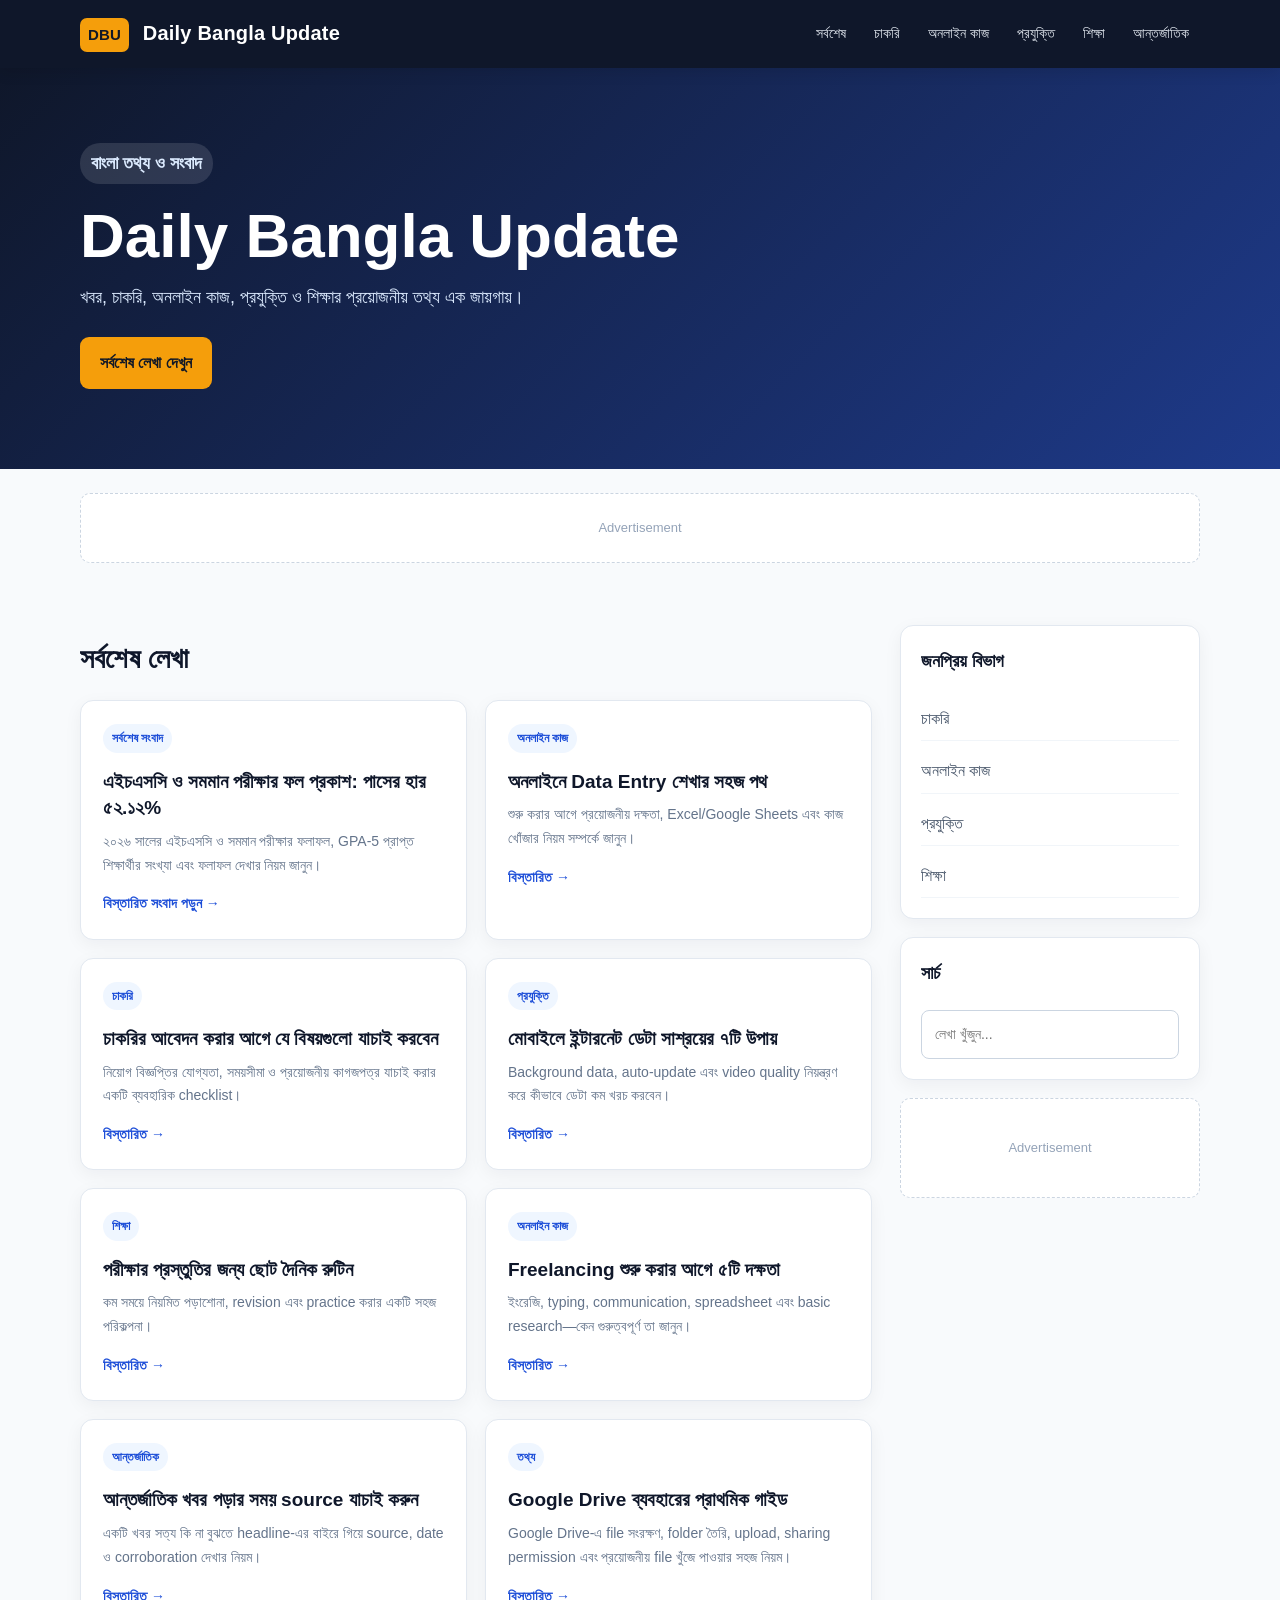
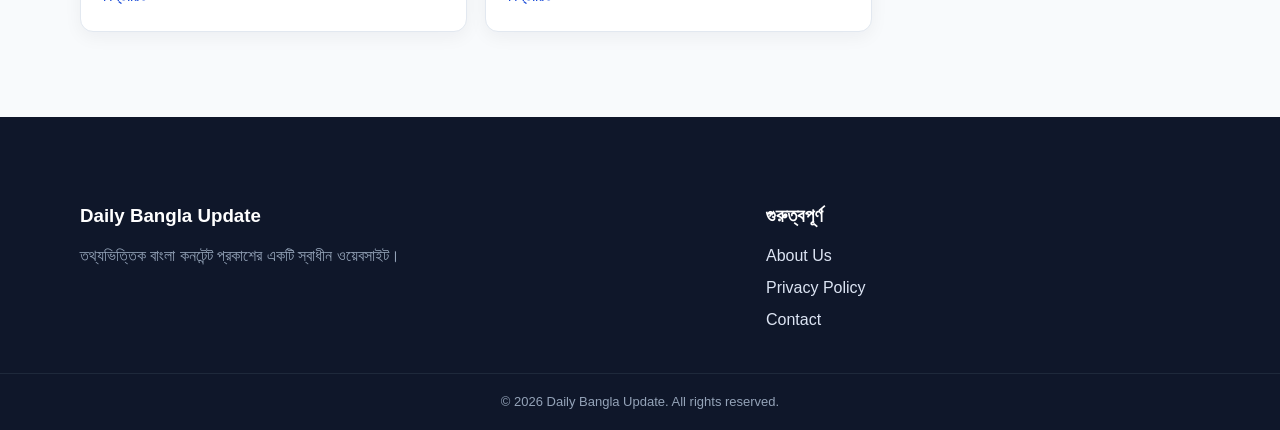
<file: index.html>
<!doctype html>
<html lang="bn">
<head>
  <meta name="monetag" content="b6678d13adf4f1530790c38d693215ef">
  <script src="https://quge5.com/88/tag.min.js" data-zone="279923" async data-cfasync="false"></script>
<meta name="google-site-verification" content="PoHsdSCmW40Hy15UGLWzYHLwfMJw9Ao63qxmz75dVuc" />
  <meta name="viewport" content="width=device-width, initial-scale=1">
  <meta name="theme-color" content="#0f172a">
  <meta name="description" content="Daily Bangla Update — বাংলা খবর, চাকরি, অনলাইন কাজ, প্রযুক্তি ও শিক্ষার তথ্য।">
  <title>Daily Bangla Update | বাংলা খবর ও তথ্য</title>

  <link rel="stylesheet" href="style.css">

  <style>
    * {
      box-sizing: border-box;
      margin: 0;
      padding: 0;
    }

    html {
      scroll-behavior: smooth;
    }

    body {
      font-family: Arial, "Noto Sans Bengali", sans-serif;
      background: #f8fafc;
      color: #1e293b;
      line-height: 1.7;
    }

    a {
      text-decoration: none;
      color: inherit;
    }

    .container {
      width: min(1120px, 92%);
      margin: auto;
    }

    /* HEADER */
    .site-header {
      position: sticky;
      top: 0;
      z-index: 1000;
      background: #0f172a;
      color: white;
      box-shadow: 0 3px 15px rgba(0,0,0,.12);
    }

    .header-inner {
      min-height: 68px;
      display: flex;
      align-items: center;
      justify-content: space-between;
      gap: 20px;
    }

    .logo {
      font-size: 20px;
      font-weight: 800;
      letter-spacing: .2px;
      white-space: nowrap;
    }

    .logo span {
      display: inline-block;
      margin-right: 8px;
      padding: 4px 8px;
      border-radius: 7px;
      background: #f59e0b;
      color: #111827;
      font-size: 15px;
      font-weight: 900;
    }

    #nav {
      display: flex;
      align-items: center;
      gap: 6px;
    }

    #nav a {
      padding: 8px 11px;
      border-radius: 7px;
      color: #e2e8f0;
      font-size: 14px;
      transition: .2s;
    }

    #nav a:hover {
      background: #1e293b;
      color: #fff;
    }

    .menu-btn {
      display: none;
      border: 0;
      background: transparent;
      color: white;
      font-size: 28px;
      cursor: pointer;
    }

    /* HERO */
    .hero {
      background: linear-gradient(135deg, #0f172a, #1e3a8a);
      color: white;
      padding: 75px 0 80px;
    }

    .hero-text {
      max-width: 760px;
    }

    .eyebrow {
      display: inline-block;
      margin-bottom: 10px;
      padding: 5px 11px;
      border-radius: 20px;
      background: rgba(255,255,255,.12);
      color: #fde68a;
      font-size: 13px;
      font-weight: 700;
    }

    .hero h1 {
      margin-bottom: 12px;
      font-size: clamp(36px, 6vw, 62px);
      line-height: 1.1;
    }

    .hero p {
      max-width: 680px;
      color: #dbeafe;
      font-size: 18px;
    }

    .btn {
      display: inline-block;
      margin-top: 25px;
      padding: 12px 20px;
      border-radius: 9px;
      background: #f59e0b;
      color: #111827;
      font-weight: 800;
      transition: .2s;
    }

    .btn:hover {
      transform: translateY(-2px);
    }

    /* AD AREA */
    .ad-slot {
      min-height: 70px;
      margin-top: 24px;
      margin-bottom: 24px;
      padding: 18px;
      border: 1px dashed #cbd5e1;
      border-radius: 10px;
      background: #fff;
      color: #94a3b8;
      text-align: center;
      font-size: 13px;
    }

    .ad-slot.small {
      min-height: 100px;
      margin: 0;
    }

    /* MAIN */
    .layout {
      display: grid;
      grid-template-columns: minmax(0, 1fr) 300px;
      gap: 28px;
      padding-bottom: 50px;
    }

    .section-head {
      margin: 10px 0 18px;
    }

    .section-head h2 {
      font-size: 28px;
      color: #0f172a;
    }

    .grid {
      display: grid;
      grid-template-columns: repeat(2, minmax(0, 1fr));
      gap: 18px;
    }

    .card {
      padding: 22px;
      border: 1px solid #e2e8f0;
      border-radius: 13px;
      background: white;
      box-shadow: 0 5px 18px rgba(15,23,42,.05);
      transition: transform .2s, box-shadow .2s;
    }

    .card:hover {
      transform: translateY(-3px);
      box-shadow: 0 10px 25px rgba(15,23,42,.10);
    }

    .tag {
      display: inline-block;
      margin-bottom: 9px;
      padding: 4px 9px;
      border-radius: 20px;
      background: #eff6ff;
      color: #1d4ed8;
      font-size: 12px;
      font-weight: 800;
    }

    .card h3 {
      margin-bottom: 8px;
      color: #0f172a;
      font-size: 19px;
      line-height: 1.4;
    }

    .card p {
      margin-bottom: 12px;
      color: #64748b;
      font-size: 14px;
    }

    .card > a {
      color: #1d4ed8;
      font-weight: 800;
      font-size: 14px;
    }

    /* SIDEBAR */
    .sidebar {
      display: flex;
      flex-direction: column;
      gap: 18px;
    }

    .side-card {
      padding: 20px;
      border: 1px solid #e2e8f0;
      border-radius: 13px;
      background: white;
      box-shadow: 0 5px 18px rgba(15,23,42,.05);
    }

    .side-card h3 {
      margin-bottom: 13px;
      color: #0f172a;
      font-size: 18px;
    }

    .side-card a {
      display: block;
      padding: 8px 0;
      border-bottom: 1px solid #f1f5f9;
      color: #475569;
    }

    .side-card a:hover {
      color: #1d4ed8;
    }

    #search {
      width: 100%;
      padding: 12px 13px;
      border: 1px solid #cbd5e1;
      border-radius: 8px;
      outline: none;
      font-size: 14px;
    }

    #search:focus {
      border-color: #2563eb;
    }

    /* FOOTER */
    footer {
      background: #0f172a;
      color: #cbd5e1;
      padding-top: 45px;
    }

    .footer-grid {
      display: grid;
      grid-template-columns: 1.5fr 1fr;
      gap: 35px;
      padding-bottom: 35px;
    }

    footer h3 {
      margin-bottom: 10px;
      color: white;
    }

    footer p {
      max-width: 550px;
      color: #94a3b8;
    }

    footer a {
      display: block;
      margin: 5px 0;
      color: #cbd5e1;
    }

    footer a:hover {
      color: white;
    }

    .copyright {
      padding: 17px;
      border-top: 1px solid #1e293b;
      text-align: center;
      color: #94a3b8;
      font-size: 13px;
    }

    /* TABLET */
    @media (max-width: 850px) {
      .menu-btn {
        display: block;
      }

      #nav {
        display: none;
        position: absolute;
        top: 68px;
        left: 0;
        right: 0;
        flex-direction: column;
        align-items: stretch;
        padding: 10px 4%;
        background: #0f172a;
        box-shadow: 0 8px 15px rgba(0,0,0,.15);
      }

      #nav.nav-open {
        display: flex;
      }

      #nav a {
        padding: 11px 8px;
      }

      .layout {
        grid-template-columns: 1fr;
      }

      .sidebar {
        display: grid;
        grid-template-columns: 1fr 1fr;
      }
    }

    /* MOBILE */
    @media (max-width: 600px) {
      .header-inner {
        min-height: 62px;
      }

      .logo {
        font-size: 16px;
      }

      .logo span {
        font-size: 12px;
        margin-right: 5px;
      }

      #nav {
        top: 62px;
      }

      .hero {
        padding: 55px 0 60px;
      }

      .hero h1 {
        font-size: 38px;
      }

      .hero p {
        font-size: 16px;
      }

      .grid {
        grid-template-columns: 1fr;
      }

      .sidebar {
        grid-template-columns: 1fr;
      }

      .footer-grid {
        grid-template-columns: 1fr;
      }

      .section-head h2 {
        font-size: 24px;
      }
    }
  </style>
</head>

<body>

<header class="site-header">
  <div class="container header-inner">

    <a class="logo" href="index.html">
      <span>DBU</span> Daily Bangla Update
    </a>

    <button class="menu-btn" onclick="toggleMenu()" aria-label="Menu">
      ☰
    </button>

    <nav id="nav">
      <a href="#latest">সর্বশেষ</a>
      <a href="#jobs">চাকরি</a>
      <a href="#online">অনলাইন কাজ</a>
      <a href="#tech">প্রযুক্তি</a>
      <a href="#education">শিক্ষা</a>
      <a href="#international">আন্তর্জাতিক</a>
    </nav>

  </div>
</header>

<section class="hero">
  <div class="container">
    <div class="hero-text">

      <p class="eyebrow">বাংলা তথ্য ও সংবাদ</p>

      <h1>Daily Bangla Update</h1>

      <p>
        খবর, চাকরি, অনলাইন কাজ, প্রযুক্তি ও শিক্ষার প্রয়োজনীয়
        তথ্য এক জায়গায়।
      </p>

      <a class="btn" href="#latest">
        সর্বশেষ লেখা দেখুন
      </a>

    </div>
  </div>
</section>

<!-- Monetag Ad Area -->
<div class="container ad-slot" id="ad-top">
  Advertisement
</div>

<main class="container layout">

  <section>

    <div class="section-head" id="latest">
      <h2>সর্বশেষ লেখা</h2>
    </div>

    <div class="grid">
      <article class="card">
  <span class="tag">সর্বশেষ সংবাদ</span>
  <h3>এইচএসসি ও সমমান পরীক্ষার ফল প্রকাশ: পাসের হার ৫২.১২%</h3>
  <p>
    ২০২৬ সালের এইচএসসি ও সমমান পরীক্ষার ফলাফল,
    GPA-5 প্রাপ্ত শিক্ষার্থীর সংখ্যা এবং ফলাফল দেখার নিয়ম জানুন।
  </p>
  <a href="hsc-result-2026.html">
    বিস্তারিত সংবাদ পড়ুন →
  </a>
      </article>

      <article class="card">
        <span class="tag">অনলাইন কাজ</span>
        <h3>অনলাইনে Data Entry শেখার সহজ পথ</h3>
        <p>
          শুরু করার আগে প্রয়োজনীয় দক্ষতা, Excel/Google Sheets
          এবং কাজ খোঁজার নিয়ম সম্পর্কে জানুন।
        </p>
        <a href="article.html?post=data-entry">
          বিস্তারিত →
        </a>
      </article>

      <article class="card" id="jobs">
        <span class="tag">চাকরি</span>
        <h3>চাকরির আবেদন করার আগে যে বিষয়গুলো যাচাই করবেন</h3>
        <p>
          নিয়োগ বিজ্ঞপ্তির যোগ্যতা, সময়সীমা ও প্রয়োজনীয়
          কাগজপত্র যাচাই করার একটি ব্যবহারিক checklist।
        </p>
        <a href="article.html?post=job-checklist">
          বিস্তারিত →
        </a>
      </article>

      <article class="card" id="tech">
        <span class="tag">প্রযুক্তি</span>
        <h3>মোবাইলে ইন্টারনেট ডেটা সাশ্রয়ের ৭টি উপায়</h3>
        <p>
          Background data, auto-update এবং video quality
          নিয়ন্ত্রণ করে কীভাবে ডেটা কম খরচ করবেন।
        </p>
        <a href="article.html?post=data-saving">
          বিস্তারিত →
        </a>
      </article>

      <article class="card" id="education">
        <span class="tag">শিক্ষা</span>
        <h3>পরীক্ষার প্রস্তুতির জন্য ছোট দৈনিক রুটিন</h3>
        <p>
          কম সময়ে নিয়মিত পড়াশোনা, revision এবং practice
          করার একটি সহজ পরিকল্পনা।
        </p>
        <a href="article.html?post=study-routine">
          বিস্তারিত →
        </a>
      </article>

      <article class="card" id="online">
        <span class="tag">অনলাইন কাজ</span>
        <h3>Freelancing শুরু করার আগে ৫টি দক্ষতা</h3>
        <p>
          ইংরেজি, typing, communication, spreadsheet এবং
          basic research—কেন গুরুত্বপূর্ণ তা জানুন।
        </p>
        <a href="article.html?post=freelancing-skills">
          বিস্তারিত →
        </a>
      </article>

      <article class="card" id="international">
        <span class="tag">আন্তর্জাতিক</span>
        <h3>আন্তর্জাতিক খবর পড়ার সময় source যাচাই করুন</h3>
        <p>
          একটি খবর সত্য কি না বুঝতে headline-এর বাইরে গিয়ে
          source, date ও corroboration দেখার নিয়ম।
        </p>
        <a href="article.html?post=source-check">
          বিস্তারিত →
        </a>
      </article>
<article class="card">
  <span class="tag">তথ্য</span>
  <h3>Google Drive ব্যবহারের প্রাথমিক গাইড</h3>
  <p>
    Google Drive-এ file সংরক্ষণ, folder তৈরি, upload,
    sharing permission এবং প্রয়োজনীয় file খুঁজে পাওয়ার সহজ নিয়ম।
  </p>
  <a href="article.html?post=google-drive-guide">
    বিস্তারিত →
  </a>
</article>
    </div>
  </section>

  <aside class="sidebar">

    <div class="side-card">
      <h3>জনপ্রিয় বিভাগ</h3>

      <a href="#jobs">চাকরি</a>
      <a href="#online">অনলাইন কাজ</a>
      <a href="#tech">প্রযুক্তি</a>
      <a href="#education">শিক্ষা</a>
    </div>

    <div class="side-card">
      <h3>সার্চ</h3>

      <input
        id="search"
        type="search"
        placeholder="লেখা খুঁজুন..."
        oninput="filterCards()"
        aria-label="লেখা খুঁজুন"
      >
    </div>

    <!-- Monetag Ad Area -->
    <div class="ad-slot small">
      Advertisement
    </div>

  </aside>

</main>

<footer>

  <div class="container footer-grid">

    <div>
      <h3>Daily Bangla Update</h3>
      <p>
        তথ্যভিত্তিক বাংলা কনটেন্ট প্রকাশের একটি স্বাধীন ওয়েবসাইট।
      </p>
    </div>

    <div>
      <h3>গুরুত্বপূর্ণ</h3>

      <a href="about.html">About Us</a>
      <a href="privacy.html">Privacy Policy</a>
      <a href="contact.html">Contact</a>
    </div>

  </div>

  <div class="copyright">
    © 2026 Daily Bangla Update. All rights reserved.
  </div>

</footer>

<script src="script.js"></script>

</body>
</html>
</file>
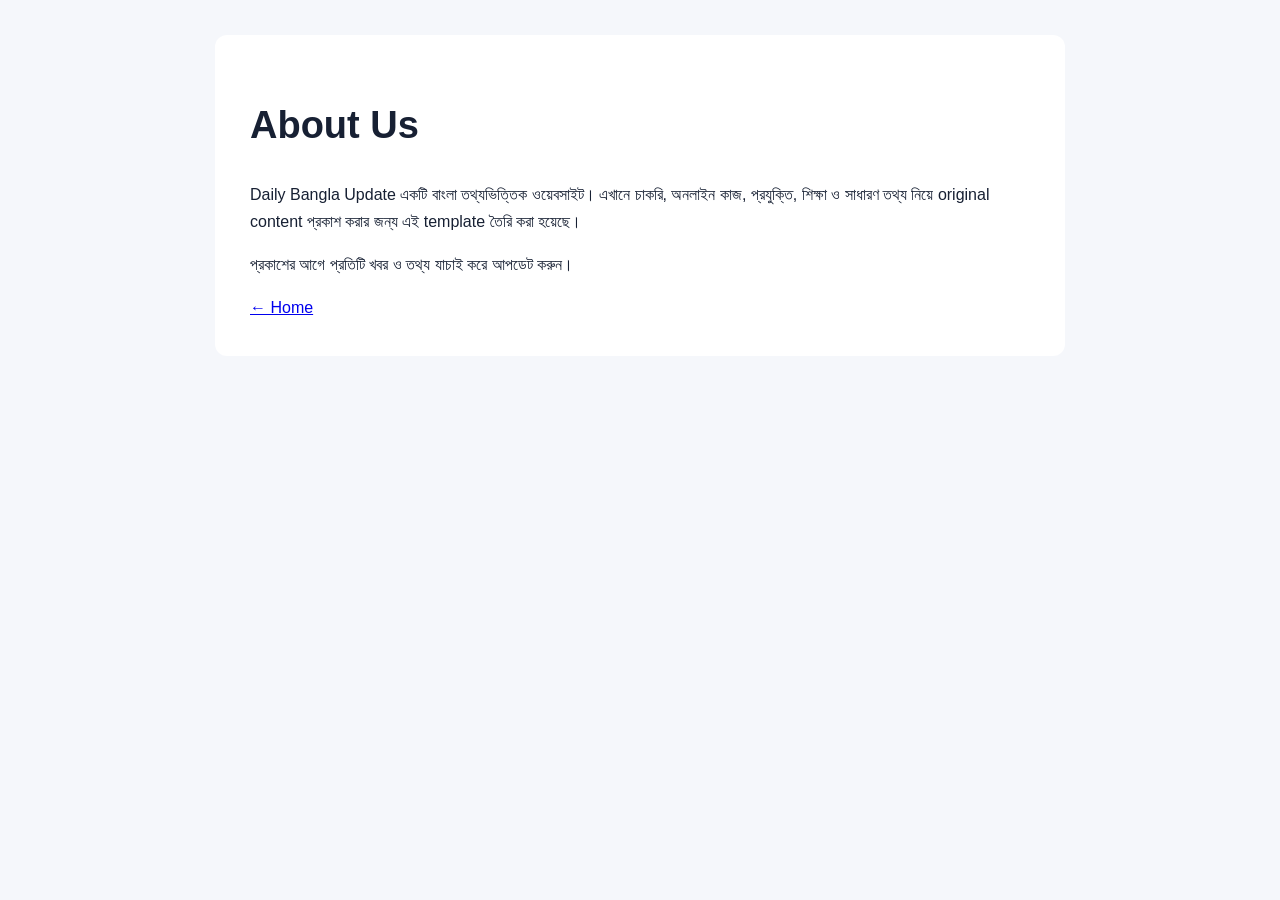
<file: about.html>
<!doctype html><html lang="bn"><head><meta charset="utf-8"><meta name="viewport" content="width=device-width,initial-scale=1"><title>About Us | Daily Bangla Update</title><link rel="stylesheet" href="style.css"></head><body><main class="container"><article class="article"><h1>About Us</h1><p>Daily Bangla Update একটি বাংলা তথ্যভিত্তিক ওয়েবসাইট। এখানে চাকরি, অনলাইন কাজ, প্রযুক্তি, শিক্ষা ও সাধারণ তথ্য নিয়ে original content প্রকাশ করার জন্য এই template তৈরি করা হয়েছে।</p><p>প্রকাশের আগে প্রতিটি খবর ও তথ্য যাচাই করে আপডেট করুন।</p><a href="index.html">← Home</a></article></main></body></html>
</file>
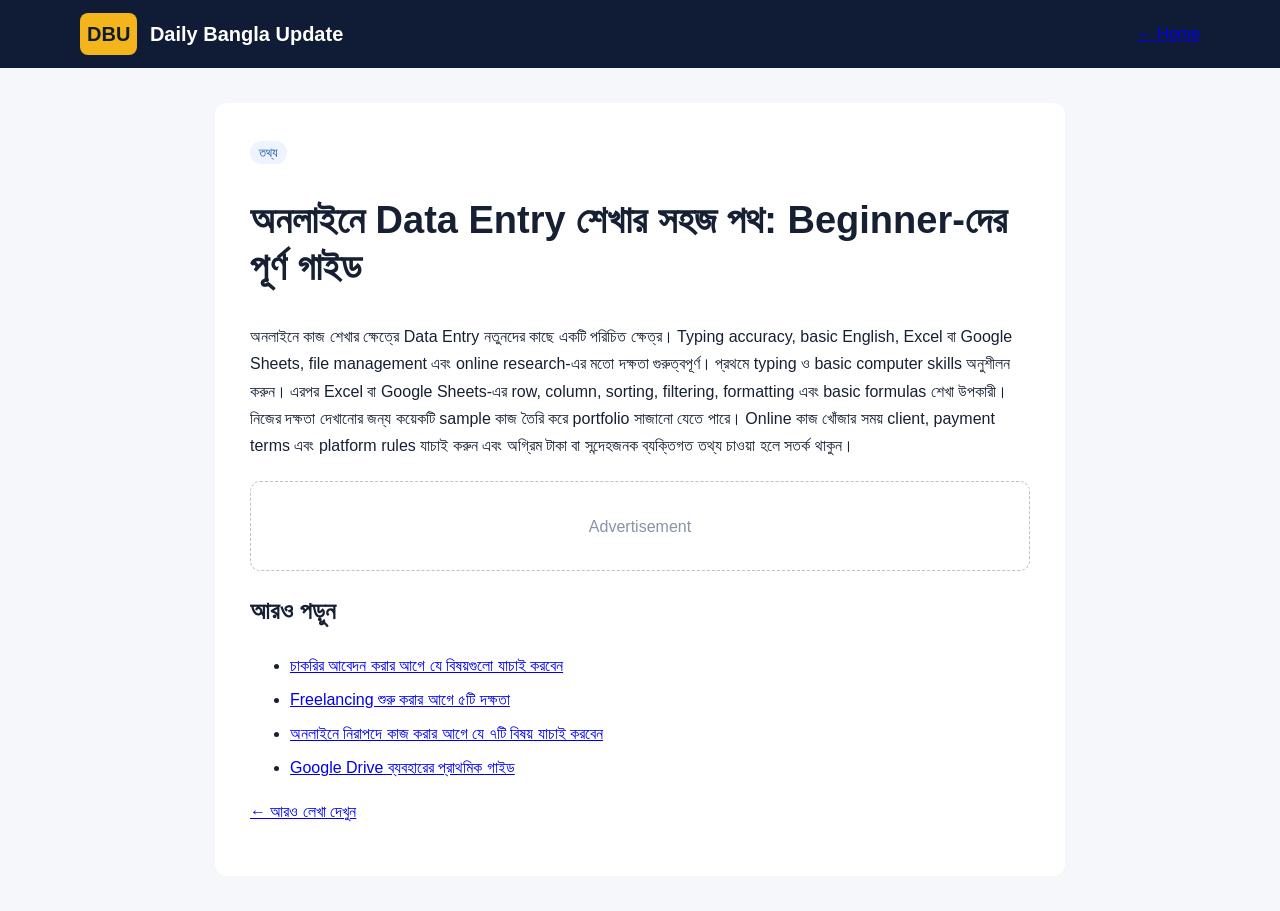
<file: article.html>
<!doctype html>
<html lang="bn">
<head>
<meta charset="utf-8">
<meta name="viewport" content="width=device-width,initial-scale=1">

<title id="page-title">Article | Daily Bangla Update</title>

<meta id="meta-description" name="description"
content="Daily Bangla Update-এর তথ্যভিত্তিক বাংলা আর্টিকেল।">

<link id="canonical" rel="canonical"
href="https://mdasrafulislam56.github.io/article.html">

<!-- Open Graph / Facebook -->
<meta property="og:type" content="article">
<meta id="og-title" property="og:title"
content="Daily Bangla Update">
<meta id="og-description" property="og:description"
content="Daily Bangla Update-এর তথ্যভিত্তিক বাংলা আর্টিকেল।">
<meta id="og-url" property="og:url"
content="https://mdasrafulislam56.github.io/article.html">
<meta property="og:site_name" content="Daily Bangla Update">

<!-- Twitter / Social Sharing -->
<meta name="twitter:card" content="summary">
<meta id="twitter-title" name="twitter:title"
content="Daily Bangla Update">
<meta id="twitter-description" name="twitter:description"
content="Daily Bangla Update-এর তথ্যভিত্তিক বাংলা আর্টিকেল।">

<link rel="stylesheet" href="style.css">

<!-- Article Structured Data -->
<script id="article-schema" type="application/ld+json">
{
  "@context":"https://schema.org",
  "@type":"Article",
  "headline":"Daily Bangla Update",
  "description":"Daily Bangla Update-এর তথ্যভিত্তিক বাংলা আর্টিকেল।",
  "author":{
    "@type":"Organization",
    "name":"Daily Bangla Update"
  },
  "publisher":{
    "@type":"Organization",
    "name":"Daily Bangla Update"
  },
  "mainEntityOfPage":{
    "@type":"WebPage",
    "@id":"https://mdasrafulislam56.github.io/article.html"
  }
}
</script>

</head>

<body>

<header class="site-header">
  <div class="container header-inner">

    <a class="logo" href="index.html">
      <span>DBU</span> Daily Bangla Update
    </a>

    <a href="index.html">← Home</a>

  </div>
</header>

<main class="container">

<article class="article">

  <span class="tag">তথ্য</span>

  <h1 id="title">লোড হচ্ছে...</h1>

  <div id="content"></div>

</article>

</main>

<script>

const siteUrl="https://mdasrafulislam56.github.io/";

const seoData={

  "data-entry":[
    "অনলাইনে Data Entry শেখার সহজ পথ | Daily Bangla Update",
    "Data Entry শেখার সহজ গাইড—typing, English, Excel, Google Sheets, file management এবং online research সম্পর্কে প্রয়োজনীয় তথ্য।"
  ],

  "job-checklist":[
    "চাকরির আবেদন করার আগে যে বিষয়গুলো যাচাই করবেন | Daily Bangla Update",
    "চাকরির আবেদন করার আগে যোগ্যতা, সময়সীমা, CV, প্রয়োজনীয় কাগজপত্র এবং চাকরির বিজ্ঞপ্তির সত্যতা যাচাই করার সহজ checklist।"
  ],

  "data-saving":[
    "মোবাইলে ইন্টারনেট ডেটা সাশ্রয়ের ৭টি উপায় | Daily Bangla Update",
    "মোবাইল ইন্টারনেট ডেটা কম খরচ করার সহজ উপায়—background data, auto-update, video quality এবং Data Saver ব্যবহারের গাইড।"
  ],

  "study-routine":[
    "পরীক্ষার প্রস্তুতির দৈনিক রুটিন | Daily Bangla Update",
    "পরীক্ষার প্রস্তুতির জন্য নিয়মিত পড়াশোনা, revision, question practice, বিরতি ও দৈনিক পরিকল্পনার সহজ গাইড।"
  ],

  "freelancing-skills":[
    "Freelancing শুরু করার আগে ৫টি দক্ষতা | Daily Bangla Update",
    "Freelancing শুরু করার আগে English, typing, computer skills, Excel, online research ও client communication শেখার গাইড।"
  ],

  "source-check":[
    "ভুয়া খবর চেনার সহজ উপায় | Daily Bangla Update",
    "অনলাইনের খবর যাচাই করার সহজ নিয়ম—source, date, headline, অন্য নির্ভরযোগ্য উৎস এবং ছবি বা ভিডিও যাচাই করুন।"
  ],

  "google-drive-guide":[
    "Google Drive ব্যবহারের প্রাথমিক গাইড | Daily Bangla Update",
    "Google Drive-এ file সংরক্ষণ, folder তৈরি, upload, sharing permission এবং Search ব্যবহার করার সহজ বাংলা গাইড।"
  ],

  "online-safety":[
    "অনলাইনে নিরাপদে কাজ করার আগে যে ৭টি বিষয় যাচাই করবেন | Daily Bangla Update",
    "অনলাইনে কাজ করার আগে ভুয়া বিজ্ঞাপন, অগ্রিম টাকা, OTP, password, সন্দেহজনক link, payment terms এবং ব্যক্তিগত তথ্যের নিরাপত্তা যাচাই করার সহজ গাইড।"
  ]

};

const key =
  new URLSearchParams(location.search).get('post') || 'data-entry';

const seo =
  seoData[key] || seoData['data-entry'];

const articleUrl =
  siteUrl + "article.html?post=" + encodeURIComponent(key);


/* Basic SEO */

document.getElementById('page-title')
  .textContent=seo[0];

document.getElementById('meta-description')
  .setAttribute('content',seo[1]);

document.getElementById('canonical')
  .setAttribute('href',articleUrl);


/* Open Graph */

document.getElementById('og-title')
  .setAttribute('content',seo[0]);

document.getElementById('og-description')
  .setAttribute('content',seo[1]);

document.getElementById('og-url')
  .setAttribute('content',articleUrl);


/* Twitter */

document.getElementById('twitter-title')
  .setAttribute('content',seo[0]);

document.getElementById('twitter-description')
  .setAttribute('content',seo[1]);


/* Article data */

const posts={

"data-entry":[
"অনলাইনে Data Entry শেখার সহজ পথ: Beginner-দের পূর্ণ গাইড",
"অনলাইনে কাজ শেখার ক্ষেত্রে Data Entry নতুনদের কাছে একটি পরিচিত ক্ষেত্র। Typing accuracy, basic English, Excel বা Google Sheets, file management এবং online research-এর মতো দক্ষতা গুরুত্বপূর্ণ। প্রথমে typing ও basic computer skills অনুশীলন করুন। এরপর Excel বা Google Sheets-এর row, column, sorting, filtering, formatting এবং basic formulas শেখা উপকারী। নিজের দক্ষতা দেখানোর জন্য কয়েকটি sample কাজ তৈরি করে portfolio সাজানো যেতে পারে। Online কাজ খোঁজার সময় client, payment terms এবং platform rules যাচাই করুন এবং অগ্রিম টাকা বা সন্দেহজনক ব্যক্তিগত তথ্য চাওয়া হলে সতর্ক থাকুন।"
],

"job-checklist":[
"চাকরির আবেদন করার আগে যে বিষয়গুলো যাচাই করবেন: সহজ গাইড",
"চাকরির আবেদন করার আগে কয়েকটি গুরুত্বপূর্ণ বিষয় যাচাই করা প্রয়োজন। প্রথমে নিয়োগদাতা প্রতিষ্ঠান, পদের নাম, কাজের দায়িত্ব, শিক্ষাগত যোগ্যতা, অভিজ্ঞতার প্রয়োজনীয়তা এবং আবেদনের শেষ সময় ভালোভাবে পড়ে নিন। বিজ্ঞপ্তিটি সম্ভব হলে প্রতিষ্ঠানের অফিসিয়াল website বা নির্ভরযোগ্য নিয়োগ উৎস থেকে মিলিয়ে দেখুন। আবেদনের আগে নিজের CV, শিক্ষাগত সনদ, পরিচয়পত্র এবং প্রয়োজনীয় অন্যান্য তথ্য প্রস্তুত রাখুন। CV-তে ভুল তথ্য, অতিরঞ্জিত অভিজ্ঞতা বা যাচাই করা যায় না এমন দাবি ব্যবহার করা উচিত নয়। কোনো চাকরির জন্য অগ্রিম টাকা, OTP, password বা অপ্রয়োজনীয় সংবেদনশীল তথ্য চাওয়া হলে সতর্ক থাকুন।"
],

"data-saving":[
"মোবাইলে ইন্টারনেট ডেটা সাশ্রয়ের ৭টি উপায়",
"মোবাইলে ইন্টারনেট ডেটা ব্যবহার কমানোর জন্য কয়েকটি সহজ অভ্যাস গড়ে তোলা যায়। ১. অপ্রয়োজনীয় অ্যাপের Background data বন্ধ বা সীমিত করুন। ২. Google Play Store-এর App auto-update Wi-Fi only করে রাখুন। ৩. YouTube ও অন্যান্য ভিডিও অ্যাপে প্রয়োজন অনুযায়ী ভিডিও quality কমিয়ে ব্যবহার করুন। ৪. Facebook বা অন্য social media অ্যাপের video autoplay বন্ধ রাখুন। ৫. মোবাইল ডেটা দিয়ে অপ্রয়োজনীয় বড় file বা video download করা এড়িয়ে চলুন। ৬. Google Photos বা অন্য cloud backup-এর mobile data ব্যবহার প্রয়োজন অনুযায়ী সীমিত করুন। ৭. Android-এর Data Saver চালু করে কোন অ্যাপ বেশি ডেটা ব্যবহার করছে তা নিয়মিত পরীক্ষা করুন।"
],

"study-routine":[
"পরীক্ষার প্রস্তুতির দৈনিক রুটিন: সহজ ও কার্যকর গাইড",
"পরীক্ষার প্রস্তুতি ভালোভাবে নিতে হলে বড় সময় একসঙ্গে পড়ার পরিবর্তে একটি নিয়মিত দৈনিক রুটিন তৈরি করা উপকারী। প্রতিদিন নতুন বিষয় শেখার পাশাপাশি আগের পড়া বিষয় revision করুন। প্রশ্ন practice করার সময় রাখুন। পড়ার সময় অপ্রয়োজনীয় notification বন্ধ রাখুন। কঠিন বিষয়গুলো ছোট অংশে ভাগ করে পড়লে শেখা সহজ হতে পারে। পর্যাপ্ত ঘুম, নিয়মিত বিরতি এবং পরের দিনের পড়ার পরিকল্পনাও রুটিনের অংশ হওয়া উচিত।"
],

"freelancing-skills":[
"Freelancing শুরু করার আগে ৫টি দক্ষতা",
"Freelancing শুরু করার আগে কিছু মৌলিক দক্ষতা তৈরি করা গুরুত্বপূর্ণ। ১. English reading ও basic communication। ২. Typing ও computer skills। ৩. Excel ও Google Sheets। ৪. Online research। ৫. সময় ব্যবস্থাপনা ও client communication। ছোট ছোট sample কাজ তৈরি করে নিজের দক্ষতা অনুশীলন করা উপকারী। কোনো কাজ পাওয়ার জন্য অগ্রিম টাকা দেওয়া বা সন্দেহজনক link ও account-এ sensitive information দেওয়ার ক্ষেত্রে সতর্ক থাকা উচিত।"
],

"source-check":[
"ভুয়া খবর চেনার সহজ উপায়",
"ইন্টারনেটে কোনো খবর দেখলেই সঙ্গে সঙ্গে বিশ্বাস বা শেয়ার না করে কয়েকটি বিষয় যাচাই করা ভালো। খবরটির উৎস, প্রকাশের তারিখ এবং পুরো বিষয়টি পড়ুন। গুরুত্বপূর্ণ কোনো খবর হলে একাধিক প্রতিষ্ঠিত সংবাদমাধ্যমে তথ্যটি মিলিয়ে দেখুন। ছবি ও ভিডিও পুরোনো কি না তাও যাচাই করুন। সন্দেহজনক খবর যাচাই না করে social media-তে শেয়ার না করাই নিরাপদ।"
],

"google-drive-guide":[
"Google Drive ব্যবহারের প্রাথমিক গাইড",
"Google Drive হলো অনলাইনে file সংরক্ষণ, সাজানো এবং অন্যদের সঙ্গে share করার একটি সহজ মাধ্যম। Google Account দিয়ে Drive-এ sign in করে New অপশন থেকে Folder তৈরি করতে পারেন। Upload ব্যবহার করে document, image বা অন্য file সংরক্ষণ করা যায়। কোনো file বা folder share করার আগে permission ভালোভাবে দেখে নিন। পরিষ্কার file name ও আলাদা folder ব্যবহার করলে file খুঁজে পাওয়া সহজ হয়। Google Drive-এর Search ব্যবহার করেও দ্রুত পুরোনো file খুঁজে বের করা যায়।"
],

"online-safety":[
"অনলাইনে নিরাপদে কাজ করার আগে যে ৭টি বিষয় যাচাই করবেন",
"অনলাইনে কাজ শেখা বা কাজ খোঁজার সময় শুধু কাজের সুযোগ দেখলেই হবে না, সেটি নিরাপদ ও বিশ্বাসযোগ্য কি না তাও যাচাই করা প্রয়োজন। ১. কাজের বিজ্ঞাপন বা client-এর পরিচয় যাচাই করুন এবং সম্ভব হলে official website বা নির্ভরযোগ্য profile থেকে তথ্য মিলিয়ে দেখুন। ২. কাজ দেওয়ার আগে অগ্রিম টাকা, registration fee বা অস্বাভাবিক payment চাওয়া হলে সতর্ক থাকুন। ৩. কখনো OTP, password, PIN বা account-এর গোপন তথ্য অন্যকে দেবেন না। ৪. অপরিচিত ব্যক্তি বা website-এর পাঠানো সন্দেহজনক link-এ login information দেওয়ার আগে ভালোভাবে যাচাই করুন। ৫. কাজ শুরু করার আগে payment amount, payment method এবং কাজ জমা দেওয়ার সময়সীমা পরিষ্কারভাবে বুঝে নিন। ৬. প্রয়োজনের অতিরিক্ত ব্যক্তিগত তথ্য বা পরিচয়পত্রের ছবি অচেনা ব্যক্তির কাছে পাঠানো এড়িয়ে চলুন। ৭. কোনো offer অস্বাভাবিকভাবে সহজে বেশি টাকা দেওয়ার প্রতিশ্রুতি দিলে অতিরিক্ত সতর্ক হয়ে তথ্য যাচাই করুন।"
]

};


const p =
  posts[key] || posts['data-entry'];

document.getElementById('title')
  .textContent=p[0];


/* Internal links */

const relatedLinks={

"data-entry":[
["job-checklist","চাকরির আবেদন করার আগে যে বিষয়গুলো যাচাই করবেন"],
["freelancing-skills","Freelancing শুরু করার আগে ৫টি দক্ষতা"],
["online-safety","অনলাইনে নিরাপদে কাজ করার আগে যে ৭টি বিষয় যাচাই করবেন"],
["google-drive-guide","Google Drive ব্যবহারের প্রাথমিক গাইড"]
],

"job-checklist":[
["data-entry","অনলাইনে Data Entry শেখার সহজ পথ"],
["freelancing-skills","Freelancing শুরু করার আগে ৫টি দক্ষতা"],
["source-check","ভুয়া খবর চেনার সহজ উপায়"],
["online-safety","অনলাইনে নিরাপদে কাজ করার আগে যে ৭টি বিষয় যাচাই করবেন"]
],

"data-saving":[
["google-drive-guide","Google Drive ব্যবহারের প্রাথমিক গাইড"],
["study-routine","পরীক্ষার প্রস্তুতির দৈনিক রুটিন"],
["data-entry","অনলাইনে Data Entry শেখার সহজ পথ"]
],

"study-routine":[
["data-saving","মোবাইলে ইন্টারনেট ডেটা সাশ্রয়ের ৭টি উপায়"],
["data-entry","অনলাইনে Data Entry শেখার সহজ পথ"],
["google-drive-guide","Google Drive ব্যবহারের প্রাথমিক গাইড"]
],

"freelancing-skills":[
["data-entry","অনলাইনে Data Entry শেখার সহজ পথ"],
["job-checklist","চাকরির আবেদন করার আগে যে বিষয়গুলো যাচাই করবেন"],
["google-drive-guide","Google Drive ব্যবহারের প্রাথমিক গাইড"],
["online-safety","অনলাইনে নিরাপদে কাজ করার আগে যে ৭টি বিষয় যাচাই করবেন"]
],

"source-check":[
["job-checklist","চাকরির আবেদন করার আগে যে বিষয়গুলো যাচাই করবেন"],
["google-drive-guide","Google Drive ব্যবহারের প্রাথমিক গাইড"],
["data-saving","মোবাইলে ইন্টারনেট ডেটা সাশ্রয়ের ৭টি উপায়"],
["online-safety","অনলাইনে নিরাপদে কাজ করার আগে যে ৭টি বিষয় যাচাই করবেন"]
],

"google-drive-guide":[
["data-entry","অনলাইনে Data Entry শেখার সহজ পথ"],
["data-saving","মোবাইলে ইন্টারনেট ডেটা সাশ্রয়ের ৭টি উপায়"],
["freelancing-skills","Freelancing শুরু করার আগে ৫টি দক্ষতা"],
["online-safety","অনলাইনে নিরাপদে কাজ করার আগে যে ৭টি বিষয় যাচাই করবেন"]
],

"online-safety":[
["data-entry","অনলাইনে Data Entry শেখার সহজ পথ"],
["freelancing-skills","Freelancing শুরু করার আগে ৫টি দক্ষতা"],
["source-check","ভুয়া খবর চেনার সহজ উপায়"],
["job-checklist","চাকরির আবেদন করার আগে যে বিষয়গুলো যাচাই করবেন"]
]

};


const related =
  relatedLinks[key] || relatedLinks['data-entry'];


/* Build related links */

let linksHtml="";

related.forEach(function(item){

  linksHtml +=
    '<li><a href="article.html?post='+
    encodeURIComponent(item[0])+
    '">'+
    item[1]+
    '</a></li>';

});


document.getElementById('content').innerHTML=

  '<p>'+p[1]+'</p>'+

  '<div class="ad-slot">Advertisement</div>'+

  '<section class="related-articles">'+
  '<h2>আরও পড়ুন</h2>'+
  '<ul>'+linksHtml+'</ul>'+
  '</section>'+

  '<p><a href="index.html">← আরও লেখা দেখুন</a></p>';


/* Update Article Structured Data */

const schema={

  "@context":"https://schema.org",

  "@type":"Article",

  "headline":p[0],

  "description":seo[1],

  "author":{
    "@type":"Organization",
    "name":"Daily Bangla Update"
  },

  "publisher":{
    "@type":"Organization",
    "name":"Daily Bangla Update"
  },

  "mainEntityOfPage":{
    "@type":"WebPage",
    "@id":articleUrl
  },

  "url":articleUrl

};

document.getElementById('article-schema')
  .textContent=JSON.stringify(schema);

</script>

</body>
</html>
</file>
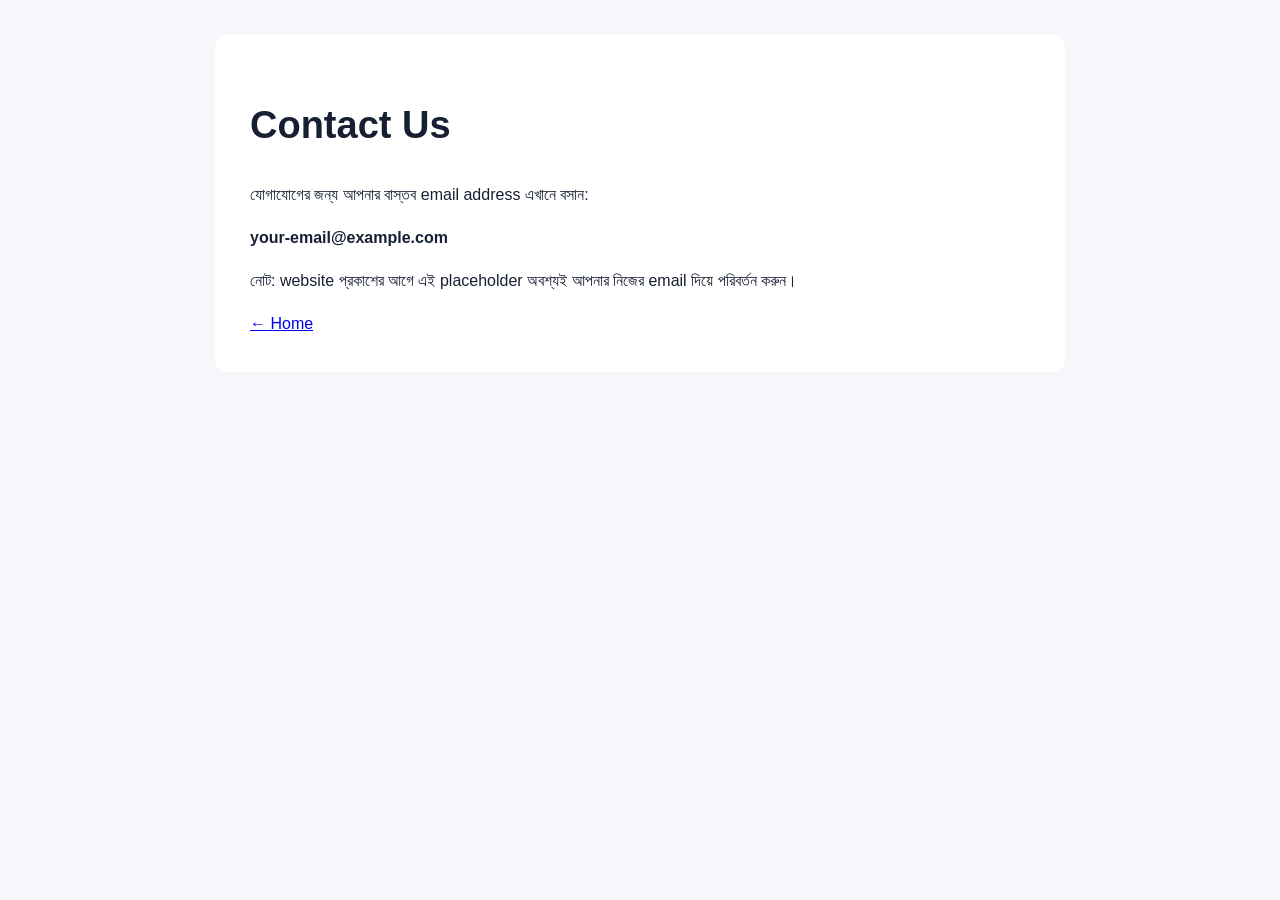
<file: contact.html>
<!doctype html><html lang="bn"><head><meta charset="utf-8"><meta name="viewport" content="width=device-width,initial-scale=1"><title>Contact | Daily Bangla Update</title><link rel="stylesheet" href="style.css"></head><body><main class="container"><article class="article"><h1>Contact Us</h1><p>যোগাযোগের জন্য আপনার বাস্তব email address এখানে বসান:</p><p><strong>your-email@example.com</strong></p><p>নোট: website প্রকাশের আগে এই placeholder অবশ্যই আপনার নিজের email দিয়ে পরিবর্তন করুন।</p><a href="index.html">← Home</a></article></main></body></html>
</file>
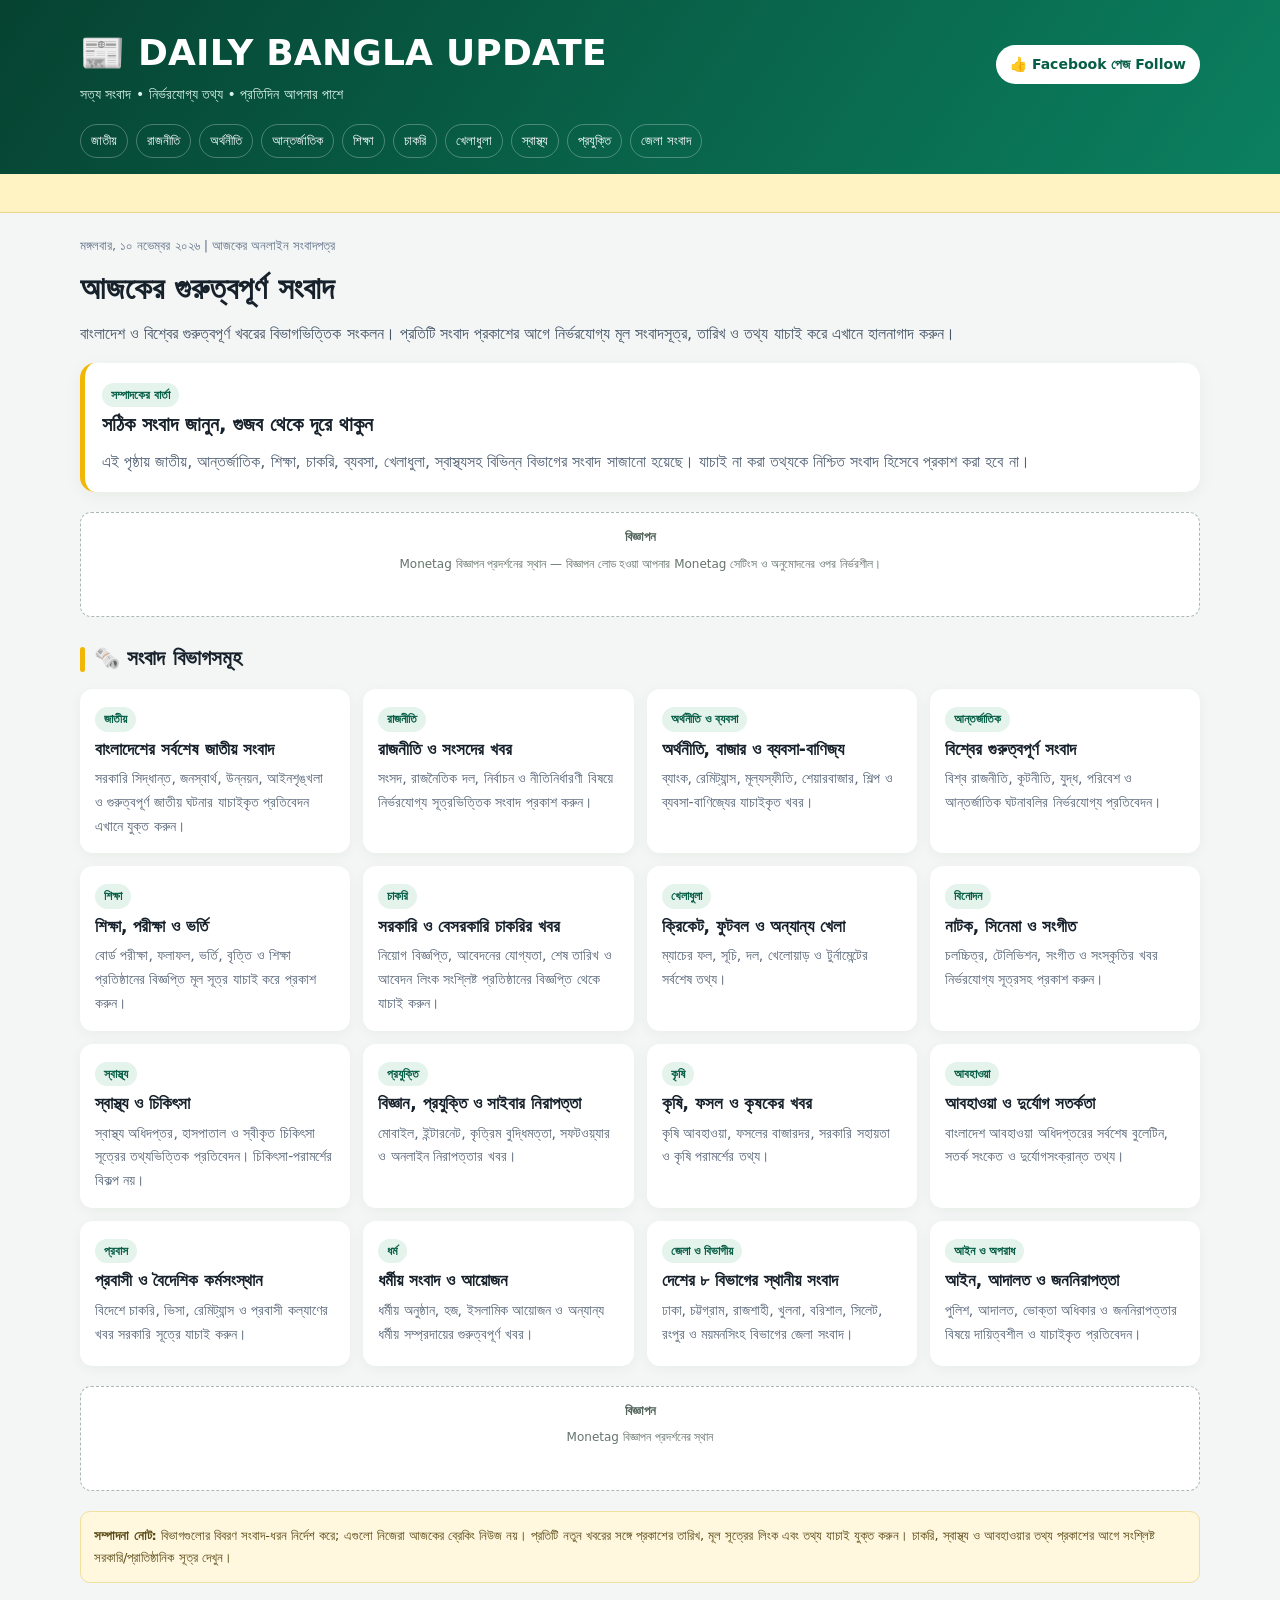
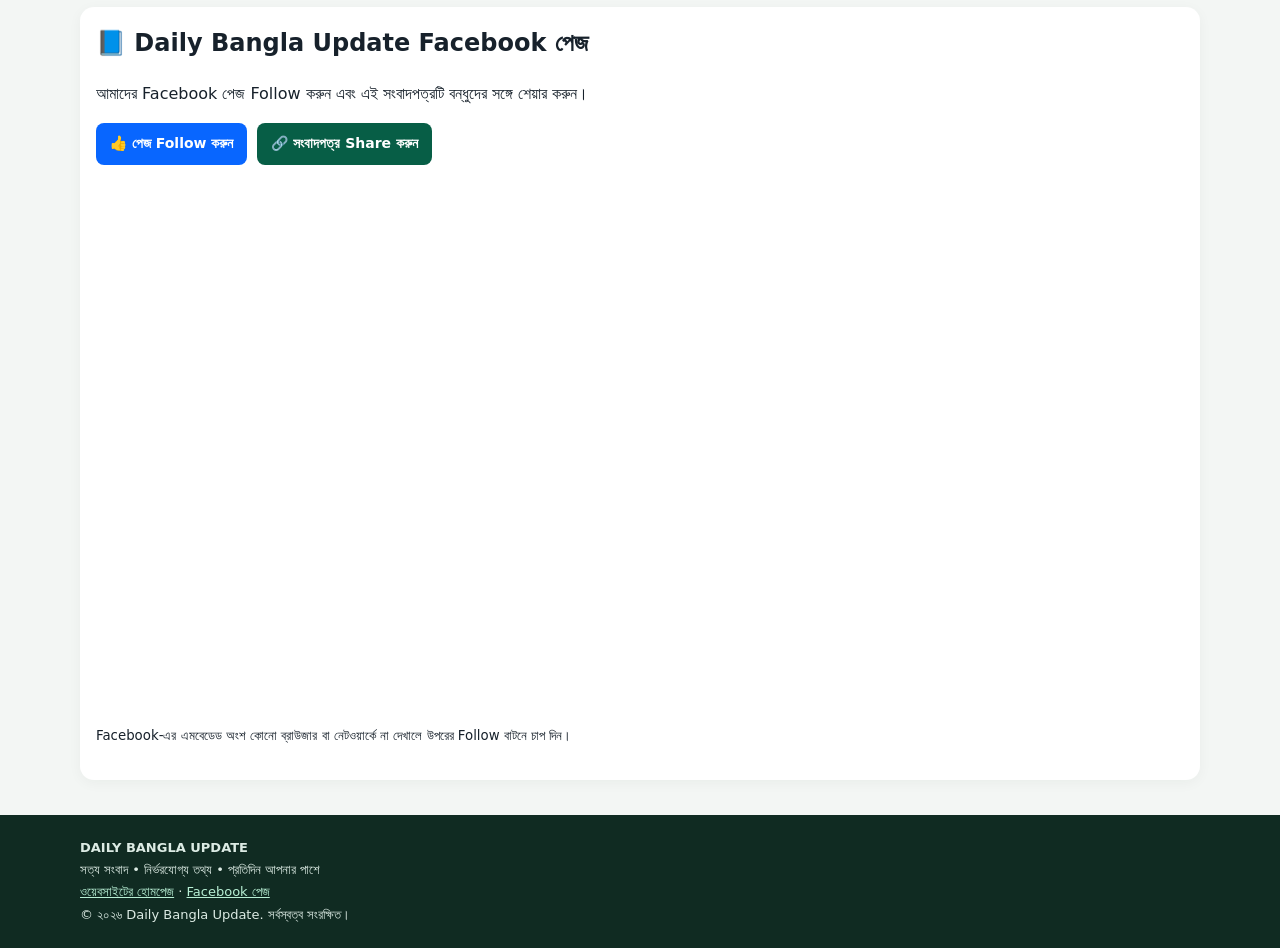
<file: daily-bangla-newspaper.html>
<!doctype html>
<html lang="bn">
<head>
  <!-- Existing Daily Bangla Update Monetag Multitag code: unchanged -->
  <script src="https://quge5.com/88/tag.min.js" data-zone="279923" async data-cfasync="false"></script>
  <meta charset="utf-8">
  <meta name="viewport" content="width=device-width,initial-scale=1">
  <meta name="description" content="Daily Bangla Update-এর আজকের সংবাদপত্র। জাতীয়, রাজনীতি, অর্থনীতি, আন্তর্জাতিক, শিক্ষা, চাকরি, খেলাধুলা, স্বাস্থ্য, প্রযুক্তি, কৃষি, আবহাওয়া ও জেলা সংবাদ।">
  <meta name="theme-color" content="#075e46">
  <meta property="og:title" content="আজকের সংবাদপত্র | Daily Bangla Update">
  <meta property="og:description" content="দেশ-বিদেশের গুরুত্বপূর্ণ খবর এক জায়গায়।">
  <meta property="og:type" content="website">
  <meta property="og:url" content="https://mdasrafulislam56.github.io/today-news.html">
  <title>আজকের সংবাদপত্র | Daily Bangla Update</title>
  <style>
    :root{--green:#075e46;--deep:#064331;--gold:#f2b705;--ink:#17212b;--muted:#64748b;--paper:#f3f6f4;--white:#fff}
    *{box-sizing:border-box}
    html{scroll-behavior:smooth}
    body{margin:0;background:var(--paper);color:var(--ink);font-family:system-ui,"Noto Sans Bengali",sans-serif;line-height:1.7}
    a{color:var(--green)}
    .wrap{width:min(1120px,calc(100% - 28px));margin:auto}
    header{background:linear-gradient(125deg,var(--deep),#0b8060);color:white;padding:22px 0 16px}
    .brand{font-size:clamp(25px,5vw,36px);font-weight:850;letter-spacing:.2px}
    .tagline{color:#d9f4e9;font-size:14px}
    .topline{display:flex;align-items:center;justify-content:space-between;gap:12px;flex-wrap:wrap}
    .follow{background:#fff;color:var(--green);padding:8px 14px;border-radius:30px;text-decoration:none;font-weight:800;font-size:14px}
    nav{display:flex;gap:8px;flex-wrap:wrap;margin-top:17px}
    nav a{color:white;text-decoration:none;padding:5px 10px;border:1px solid #ffffff45;border-radius:20px;font-size:13px}
    .ticker{background:#fff3c4;color:#503c00;border-bottom:1px solid #ead78a;overflow:hidden;white-space:nowrap;padding:7px 0;font-size:14px}
    .ticker span{display:inline-block;padding-left:100%;animation:run 32s linear infinite}
    @keyframes run{to{transform:translateX(-100%)}}
    main{padding:22px 0 35px}
    .date{color:var(--muted);font-size:13px;margin-bottom:5px}
    h1{font-size:clamp(23px,4vw,31px);margin:3px 0 5px}
    .intro{margin:0 0 16px;color:#475569}
    .section-title{display:flex;align-items:center;gap:9px;margin:24px 0 12px;font-size:21px}
    .section-title:before{content:"";width:5px;height:25px;background:var(--gold);border-radius:5px}
    .lead{background:white;border-radius:15px;padding:17px;box-shadow:0 4px 18px #10251b0c;border-left:5px solid var(--gold)}
    .lead h2{margin:0 0 7px;font-size:20px}
    .lead p{margin:0;color:#526174}
    .grid{display:grid;grid-template-columns:repeat(auto-fit,minmax(245px,1fr));gap:13px}
    .card{background:white;border-radius:13px;padding:15px;box-shadow:0 3px 14px #10251b0b;min-height:145px}
    .card h3{font-size:17px;line-height:1.5;margin:5px 0}
    .card p{font-size:14px;color:#596779;margin:0}
    .label{display:inline-block;background:#e4f3eb;color:var(--green);padding:2px 9px;border-radius:30px;font-size:12px;font-weight:800}
    .adbox{background:#fff;border:1px dashed #aab8b0;border-radius:11px;text-align:center;min-height:105px;margin:20px 0;padding:13px;color:#66756d}
    .adbox strong{display:block;color:#52645b;font-size:13px}
    .adbox small{font-size:12px}
    .notice{background:#fff8df;border:1px solid #f0df9d;padding:13px;border-radius:10px;font-size:13px;color:#5b4a16;margin:20px 0}
    .fb-panel{background:#fff;border-radius:14px;padding:16px;margin-top:24px;box-shadow:0 3px 14px #10251b0b}
    .fb-panel h2{margin:0 0 5px}
    .fb-actions{display:flex;gap:10px;flex-wrap:wrap;margin:12px 0}
    .fb-actions a{display:inline-block;background:#0866ff;color:#fff;text-decoration:none;padding:9px 14px;border-radius:8px;font-weight:750;font-size:14px}
    .fb-actions a.share{background:var(--green)}
    .fb-frame{max-width:100%;overflow:hidden}
    .fb-frame iframe{border:0;max-width:100%}
    footer{background:#102b22;color:#dcebe4;padding:22px 0;font-size:13px}
    footer a{color:#b8f0d5}
    @media(max-width:560px){nav{gap:6px}nav a{font-size:12px;padding:4px 8px}.card{min-height:unset}.fb-frame iframe{width:100%}}
  </style>
</head>
<body>
<header>
  <div class="wrap">
    <div class="topline">
      <div>
        <div class="brand">📰 DAILY BANGLA UPDATE</div>
        <div class="tagline">সত্য সংবাদ • নির্ভরযোগ্য তথ্য • প্রতিদিন আপনার পাশে</div>
      </div>
      <a class="follow" href="https://www.facebook.com/profile.php?id=61595670167169" target="_blank" rel="noopener">👍 Facebook পেজ Follow</a>
    </div>
    <nav aria-label="সংবাদ বিভাগ">
      <a href="#জাতীয়">জাতীয়</a><a href="#রাজনীতি">রাজনীতি</a><a href="#অর্থনীতি">অর্থনীতি</a>
      <a href="#আন্তর্জাতিক">আন্তর্জাতিক</a><a href="#শিক্ষা">শিক্ষা</a><a href="#চাকরি">চাকরি</a>
      <a href="#খেলাধুলা">খেলাধুলা</a><a href="#স্বাস্থ্য">স্বাস্থ্য</a><a href="#প্রযুক্তি">প্রযুক্তি</a>
      <a href="#জেলা">জেলা সংবাদ</a>
    </nav>
  </div>
</header>

<div class="ticker"><span>Daily Bangla Update — দেশ-বিদেশের খবর, চাকরি, শিক্ষা, অর্থনীতি, খেলাধুলা, স্বাস্থ্য ও প্রযুক্তির আপডেট পড়ুন। প্রকাশের আগে প্রতিটি খবরের মূল সূত্র যাচাই করুন।</span></div>

<main class="wrap">
  <div class="date">মঙ্গলবার, ১০ নভেম্বর ২০২৬ | আজকের অনলাইন সংবাদপত্র</div>
  <h1>আজকের গুরুত্বপূর্ণ সংবাদ</h1>
  <p class="intro">বাংলাদেশ ও বিশ্বের গুরুত্বপূর্ণ খবরের বিভাগভিত্তিক সংকলন। প্রতিটি সংবাদ প্রকাশের আগে নির্ভরযোগ্য মূল সংবাদসূত্র, তারিখ ও তথ্য যাচাই করে এখানে হালনাগাদ করুন।</p>

  <section class="lead">
    <span class="label">সম্পাদকের বার্তা</span>
    <h2>সঠিক সংবাদ জানুন, গুজব থেকে দূরে থাকুন</h2>
    <p>এই পৃষ্ঠায় জাতীয়, আন্তর্জাতিক, শিক্ষা, চাকরি, ব্যবসা, খেলাধুলা, স্বাস্থ্যসহ বিভিন্ন বিভাগের সংবাদ সাজানো হয়েছে। যাচাই না করা তথ্যকে নিশ্চিত সংবাদ হিসেবে প্রকাশ করা হবে না।</p>
  </section>

  <!-- Monetag Multitag script is included in the page head.
       These labeled spaces are visual ad positions; actual display depends on Monetag zone/account settings. -->
  <div class="adbox" aria-label="বিজ্ঞাপনের স্থান">
    <strong>বিজ্ঞাপন</strong>
    <small>Monetag বিজ্ঞাপন প্রদর্শনের স্থান — বিজ্ঞাপন লোড হওয়া আপনার Monetag সেটিংস ও অনুমোদনের ওপর নির্ভরশীল।</small>
  </div>

  <h2 class="section-title">🗞️ সংবাদ বিভাগসমূহ</h2>
  <section class="grid">
    <article class="card" id="জাতীয়"><span class="label">জাতীয়</span><h3>বাংলাদেশের সর্বশেষ জাতীয় সংবাদ</h3><p>সরকারি সিদ্ধান্ত, জনস্বার্থ, উন্নয়ন, আইনশৃঙ্খলা ও গুরুত্বপূর্ণ জাতীয় ঘটনার যাচাইকৃত প্রতিবেদন এখানে যুক্ত করুন।</p></article>
    <article class="card" id="রাজনীতি"><span class="label">রাজনীতি</span><h3>রাজনীতি ও সংসদের খবর</h3><p>সংসদ, রাজনৈতিক দল, নির্বাচন ও নীতিনির্ধারণী বিষয়ে নির্ভরযোগ্য সূত্রভিত্তিক সংবাদ প্রকাশ করুন।</p></article>
    <article class="card" id="অর্থনীতি"><span class="label">অর্থনীতি ও ব্যবসা</span><h3>অর্থনীতি, বাজার ও ব্যবসা-বাণিজ্য</h3><p>ব্যাংক, রেমিট্যান্স, মূল্যস্ফীতি, শেয়ারবাজার, শিল্প ও ব্যবসা-বাণিজ্যের যাচাইকৃত খবর।</p></article>
    <article class="card" id="আন্তর্জাতিক"><span class="label">আন্তর্জাতিক</span><h3>বিশ্বের গুরুত্বপূর্ণ সংবাদ</h3><p>বিশ্ব রাজনীতি, কূটনীতি, যুদ্ধ, পরিবেশ ও আন্তর্জাতিক ঘটনাবলির নির্ভরযোগ্য প্রতিবেদন।</p></article>
    <article class="card" id="শিক্ষা"><span class="label">শিক্ষা</span><h3>শিক্ষা, পরীক্ষা ও ভর্তি</h3><p>বোর্ড পরীক্ষা, ফলাফল, ভর্তি, বৃত্তি ও শিক্ষা প্রতিষ্ঠানের বিজ্ঞপ্তি মূল সূত্র যাচাই করে প্রকাশ করুন।</p></article>
    <article class="card" id="চাকরি"><span class="label">চাকরি</span><h3>সরকারি ও বেসরকারি চাকরির খবর</h3><p>নিয়োগ বিজ্ঞপ্তি, আবেদনের যোগ্যতা, শেষ তারিখ ও আবেদন লিংক সংশ্লিষ্ট প্রতিষ্ঠানের বিজ্ঞপ্তি থেকে যাচাই করুন।</p></article>
    <article class="card" id="খেলাধুলা"><span class="label">খেলাধুলা</span><h3>ক্রিকেট, ফুটবল ও অন্যান্য খেলা</h3><p>ম্যাচের ফল, সূচি, দল, খেলোয়াড় ও টুর্নামেন্টের সর্বশেষ তথ্য।</p></article>
    <article class="card" id="বিনোদন"><span class="label">বিনোদন</span><h3>নাটক, সিনেমা ও সংগীত</h3><p>চলচ্চিত্র, টেলিভিশন, সংগীত ও সংস্কৃতির খবর নির্ভরযোগ্য সূত্রসহ প্রকাশ করুন।</p></article>
    <article class="card" id="স্বাস্থ্য"><span class="label">স্বাস্থ্য</span><h3>স্বাস্থ্য ও চিকিৎসা</h3><p>স্বাস্থ্য অধিদপ্তর, হাসপাতাল ও স্বীকৃত চিকিৎসা সূত্রের তথ্যভিত্তিক প্রতিবেদন। চিকিৎসা-পরামর্শের বিকল্প নয়।</p></article>
    <article class="card" id="প্রযুক্তি"><span class="label">প্রযুক্তি</span><h3>বিজ্ঞান, প্রযুক্তি ও সাইবার নিরাপত্তা</h3><p>মোবাইল, ইন্টারনেট, কৃত্রিম বুদ্ধিমত্তা, সফটওয়্যার ও অনলাইন নিরাপত্তার খবর।</p></article>
    <article class="card" id="কৃষি"><span class="label">কৃষি</span><h3>কৃষি, ফসল ও কৃষকের খবর</h3><p>কৃষি আবহাওয়া, ফসলের বাজারদর, সরকারি সহায়তা ও কৃষি পরামর্শের তথ্য।</p></article>
    <article class="card" id="আবহাওয়া"><span class="label">আবহাওয়া</span><h3>আবহাওয়া ও দুর্যোগ সতর্কতা</h3><p>বাংলাদেশ আবহাওয়া অধিদপ্তরের সর্বশেষ বুলেটিন, সতর্ক সংকেত ও দুর্যোগসংক্রান্ত তথ্য।</p></article>
    <article class="card" id="প্রবাস"><span class="label">প্রবাস</span><h3>প্রবাসী ও বৈদেশিক কর্মসংস্থান</h3><p>বিদেশে চাকরি, ভিসা, রেমিট্যান্স ও প্রবাসী কল্যাণের খবর সরকারি সূত্রে যাচাই করুন।</p></article>
    <article class="card" id="ধর্ম"><span class="label">ধর্ম</span><h3>ধর্মীয় সংবাদ ও আয়োজন</h3><p>ধর্মীয় অনুষ্ঠান, হজ, ইসলামিক আয়োজন ও অন্যান্য ধর্মীয় সম্প্রদায়ের গুরুত্বপূর্ণ খবর।</p></article>
    <article class="card" id="জেলা"><span class="label">জেলা ও বিভাগীয়</span><h3>দেশের ৮ বিভাগের স্থানীয় সংবাদ</h3><p>ঢাকা, চট্টগ্রাম, রাজশাহী, খুলনা, বরিশাল, সিলেট, রংপুর ও ময়মনসিংহ বিভাগের জেলা সংবাদ।</p></article>
    <article class="card" id="আইন"><span class="label">আইন ও অপরাধ</span><h3>আইন, আদালত ও জননিরাপত্তা</h3><p>পুলিশ, আদালত, ভোক্তা অধিকার ও জননিরাপত্তার বিষয়ে দায়িত্বশীল ও যাচাইকৃত প্রতিবেদন।</p></article>
  </section>

  <div class="adbox" aria-label="বিজ্ঞাপনের স্থান">
    <strong>বিজ্ঞাপন</strong>
    <small>Monetag বিজ্ঞাপন প্রদর্শনের স্থান</small>
  </div>

  <div class="notice"><b>সম্পাদনা নোট:</b> বিভাগগুলোর বিবরণ সংবাদ-ধরন নির্দেশ করে; এগুলো নিজেরা আজকের ব্রেকিং নিউজ নয়। প্রতিটি নতুন খবরের সঙ্গে প্রকাশের তারিখ, মূল সূত্রের লিংক এবং তথ্য যাচাই যুক্ত করুন। চাকরি, স্বাস্থ্য ও আবহাওয়ার তথ্য প্রকাশের আগে সংশ্লিষ্ট সরকারি/প্রাতিষ্ঠানিক সূত্র দেখুন।</div>

  <section class="fb-panel" id="facebook">
    <h2>📘 Daily Bangla Update Facebook পেজ</h2>
    <p>আমাদের Facebook পেজ Follow করুন এবং এই সংবাদপত্রটি বন্ধুদের সঙ্গে শেয়ার করুন।</p>
    <div class="fb-actions">
      <a href="https://www.facebook.com/profile.php?id=61595670167169" target="_blank" rel="noopener">👍 পেজ Follow করুন</a>
      <a class="share" href="https://www.facebook.com/sharer/sharer.php?u=https%3A%2F%2Fmdasrafulislam56.github.io%2Ftoday-news.html" target="_blank" rel="noopener">🔗 সংবাদপত্র Share করুন</a>
    </div>
    <div class="fb-frame">
      <iframe title="Daily Bangla Update Facebook Page" 
        src="https://www.facebook.com/plugins/page.php?href=https%3A%2F%2Fwww.facebook.com%2Fprofile.php%3Fid%3D61595670167169&tabs=timeline&width=500&height=520&small_header=false&adapt_container_width=true&hide_cover=false&show_facepile=true"
        width="500" height="520" style="border:none;overflow:hidden" scrolling="no" frameborder="0"
        allow="autoplay; clipboard-write; encrypted-media; picture-in-picture; web-share"></iframe>
    </div>
    <p><small>Facebook-এর এমবেডেড অংশ কোনো ব্রাউজার বা নেটওয়ার্কে না দেখালে উপরের Follow বাটনে চাপ দিন।</small></p>
  </section>
</main>

<footer>
  <div class="wrap">
    <b>DAILY BANGLA UPDATE</b><br>
    সত্য সংবাদ • নির্ভরযোগ্য তথ্য • প্রতিদিন আপনার পাশে<br>
    <a href="https://mdasrafulislam56.github.io/">ওয়েবসাইটের হোমপেজ</a> ·
    <a href="https://www.facebook.com/profile.php?id=61595670167169" target="_blank" rel="noopener">Facebook পেজ</a><br>
    © ২০২৬ Daily Bangla Update. সর্বস্বত্ব সংরক্ষিত।
  </div>
</footer>
</body>
  </html>
</file>
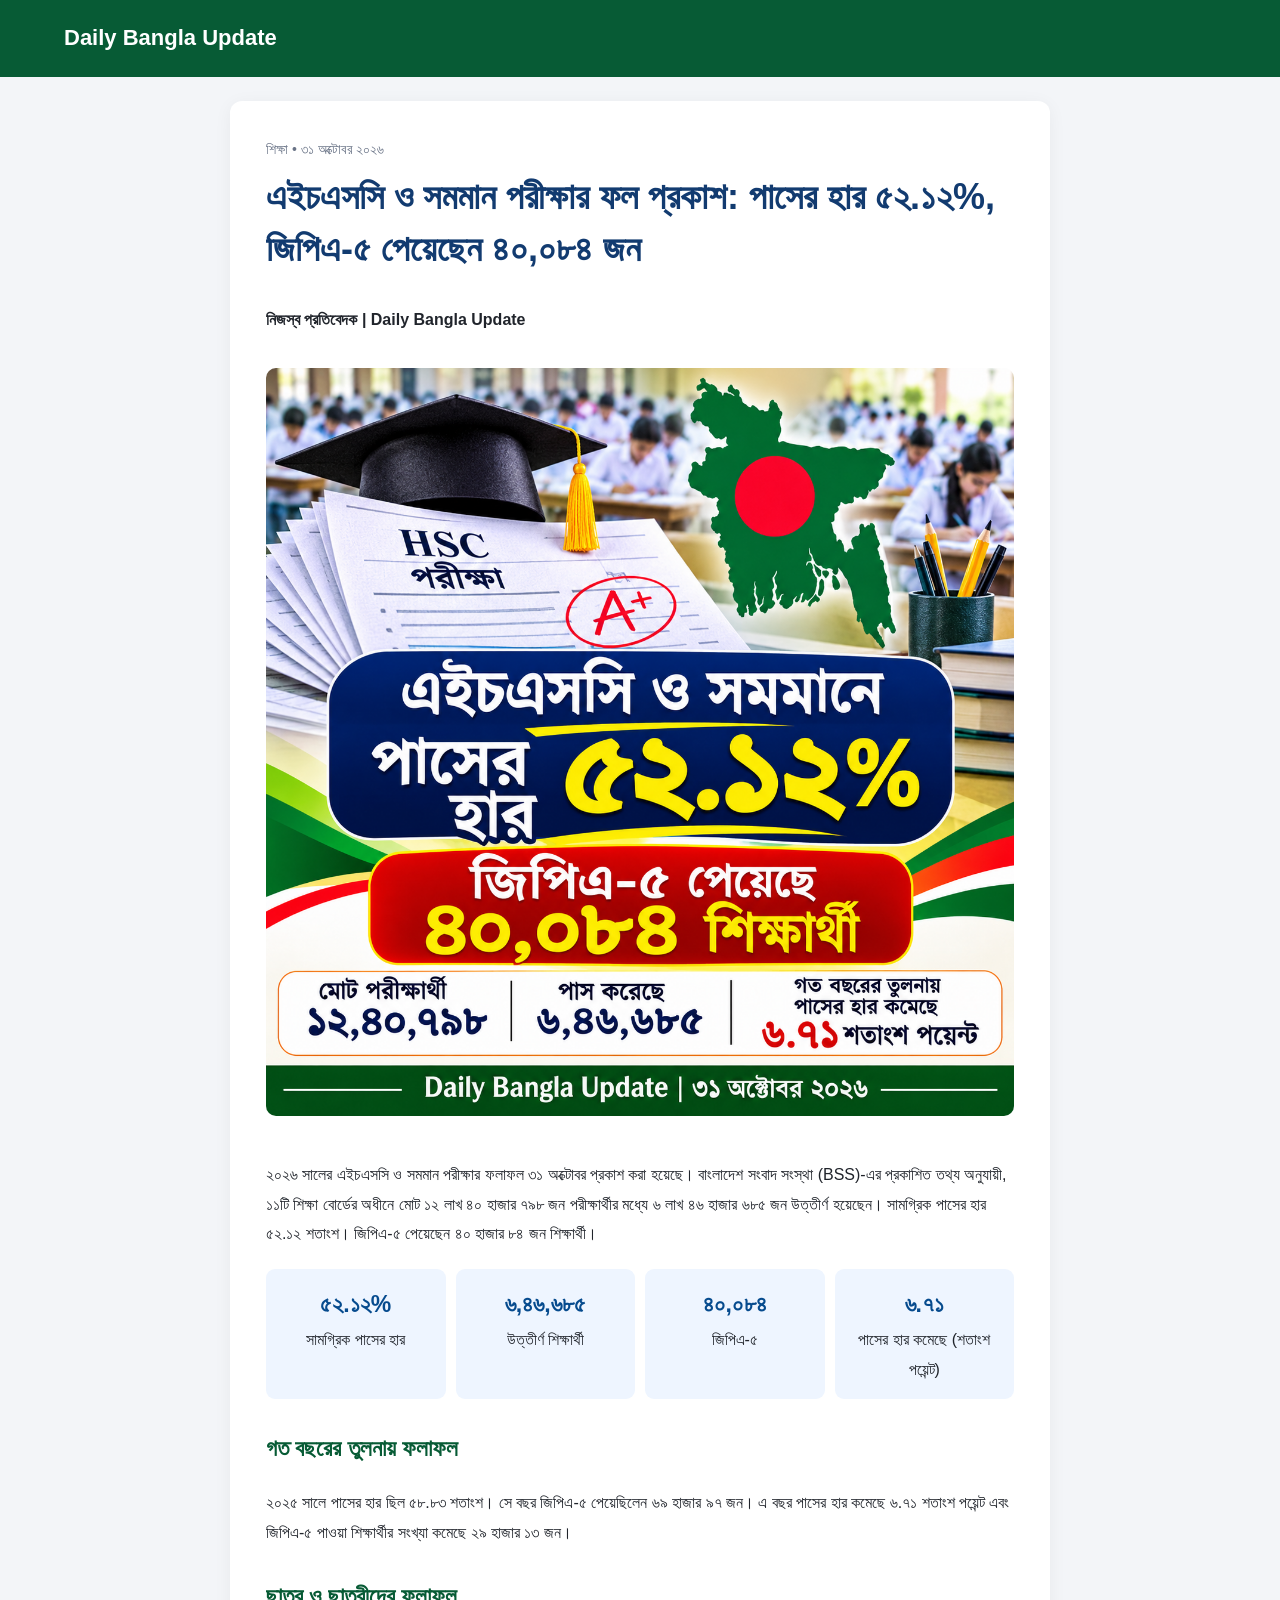
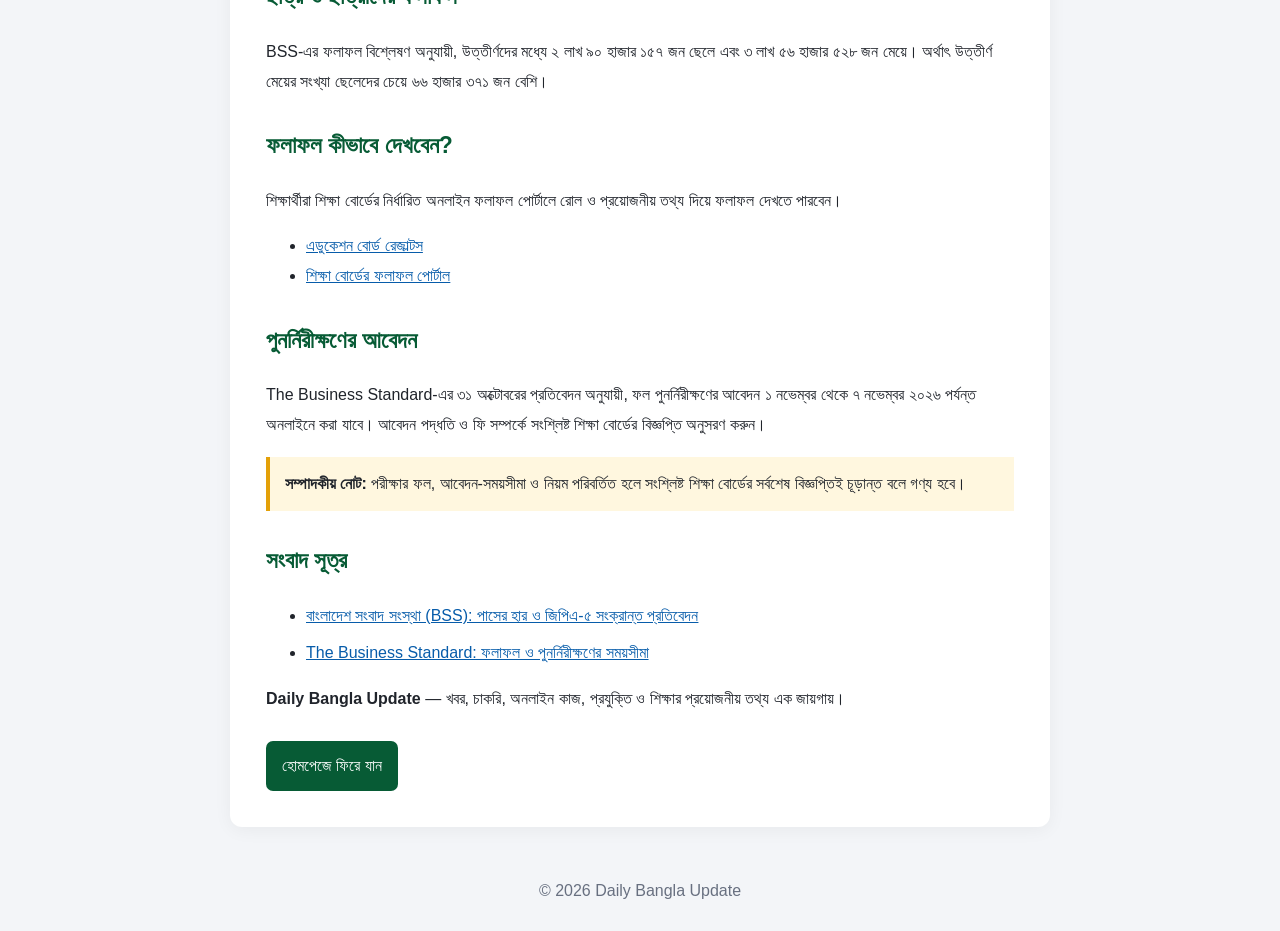
<file: hsc-result-2026.html>
<!DOCTYPE html>
<html lang="bn">
<head>
  <meta charset="UTF-8">
  <meta name="viewport" content="width=device-width, initial-scale=1">
  <meta name="monetag" content="b6678d13adf4f1530790c38d693215ef">
  <script src="https://quge5.com/88/tag.min.js" data-zone="279923" async data-cfasync="false"></script>
  <meta name="description" content="২০২৬ সালের এইচএসসি ও সমমান পরীক্ষার ফলাফল: পাসের হার ৫২.১২ শতাংশ, জিপিএ-৫ পেয়েছেন ৪০ হাজার ৮৪ জন। বিস্তারিত পড়ুন Daily Bangla Update-এ।">
  <meta name="keywords" content="HSC Result 2026, এইচএসসি ফলাফল ২০২৬, HSC result Bangladesh, GPA-5">
  <meta property="og:title" content="এইচএসসি ও সমমান পরীক্ষার ফল প্রকাশ: পাসের হার ৫২.১২%">
  <meta property="og:description" content="জিপিএ-৫ পেয়েছেন ৪০ হাজার ৮৪ জন। ফলাফলের বিস্তারিত পরিসংখ্যান পড়ুন।">
  <meta property="og:type" content="article">
  <meta property="og:image" content="hsc-result-2026.png">
  <link rel="canonical" href="https://mdasrafulislam56.github.io/hsc-result-2026.html">
  <title>এইচএসসি ও সমমান পরীক্ষার ফল প্রকাশ | Daily Bangla Update</title>
  <style>
    *{box-sizing:border-box} body{margin:0;background:#f3f5f8;color:#20242b;font-family:Arial,"Noto Sans Bengali",sans-serif;line-height:1.85}
    header{background:#075b35;color:#fff;padding:18px 5%;} header a{color:#fff;text-decoration:none;font-weight:bold;font-size:22px}
    main{max-width:850px;margin:24px auto;padding:0 15px}
    article{background:#fff;padding:clamp(18px,4vw,36px);border-radius:12px;box-shadow:0 3px 18px #0000000d}
    h1{font-size:clamp(25px,5vw,36px);line-height:1.45;color:#123b70;margin-top:8px}
    h2{font-size:23px;color:#075b35;margin-top:28px}
    .meta{color:#697386;font-size:14px}.hero{width:100%;height:auto;border-radius:10px;margin:18px 0}
    .stats{display:grid;grid-template-columns:repeat(auto-fit,minmax(145px,1fr));gap:10px;margin:20px 0}
    .stat{background:#eef5ff;padding:14px;border-radius:9px;text-align:center}.stat b{display:block;font-size:23px;color:#064b8e}
    a{color:#075caa}.sources li{margin:8px 0}
    .notice{background:#fff7df;border-left:4px solid #e3a008;padding:12px 15px;margin:18px 0}
    footer{text-align:center;color:#687080;padding:25px 10px}
    .back{display:inline-block;background:#075b35;color:#fff;padding:10px 16px;border-radius:7px;text-decoration:none;margin-top:12px}
  </style>
</head>
<body>
<header><a href="https://mdasrafulislam56.github.io/">Daily Bangla Update</a></header>
<main>
<article>
  <div class="meta">শিক্ষা • ৩১ অক্টোবর ২০২৬</div>
  <h1>এইচএসসি ও সমমান পরীক্ষার ফল প্রকাশ: পাসের হার ৫২.১২%, জিপিএ-৫ পেয়েছেন ৪০,০৮৪ জন</h1>
  <p><strong>নিজস্ব প্রতিবেদক | Daily Bangla Update</strong></p>
  <img class="hero" src="hsc-result-2026.png" alt="২০২৬ সালের এইচএসসি ও সমমান পরীক্ষার ফলাফল বিষয়ক সংবাদচিত্র">
  <p>২০২৬ সালের এইচএসসি ও সমমান পরীক্ষার ফলাফল ৩১ অক্টোবর প্রকাশ করা হয়েছে। বাংলাদেশ সংবাদ সংস্থা (BSS)-এর প্রকাশিত তথ্য অনুযায়ী, ১১টি শিক্ষা বোর্ডের অধীনে মোট ১২ লাখ ৪০ হাজার ৭৯৮ জন পরীক্ষার্থীর মধ্যে ৬ লাখ ৪৬ হাজার ৬৮৫ জন উত্তীর্ণ হয়েছেন। সামগ্রিক পাসের হার ৫২.১২ শতাংশ। জিপিএ-৫ পেয়েছেন ৪০ হাজার ৮৪ জন শিক্ষার্থী।</p>

  <div class="stats">
    <div class="stat"><b>৫২.১২%</b>সামগ্রিক পাসের হার</div>
    <div class="stat"><b>৬,৪৬,৬৮৫</b>উত্তীর্ণ শিক্ষার্থী</div>
    <div class="stat"><b>৪০,০৮৪</b>জিপিএ-৫</div>
    <div class="stat"><b>৬.৭১</b>পাসের হার কমেছে (শতাংশ পয়েন্ট)</div>
  </div>

  <h2>গত বছরের তুলনায় ফলাফল</h2>
  <p>২০২৫ সালে পাসের হার ছিল ৫৮.৮৩ শতাংশ। সে বছর জিপিএ-৫ পেয়েছিলেন ৬৯ হাজার ৯৭ জন। এ বছর পাসের হার কমেছে ৬.৭১ শতাংশ পয়েন্ট এবং জিপিএ-৫ পাওয়া শিক্ষার্থীর সংখ্যা কমেছে ২৯ হাজার ১৩ জন।</p>

  <h2>ছাত্র ও ছাত্রীদের ফলাফল</h2>
  <p>BSS-এর ফলাফল বিশ্লেষণ অনুযায়ী, উত্তীর্ণদের মধ্যে ২ লাখ ৯০ হাজার ১৫৭ জন ছেলে এবং ৩ লাখ ৫৬ হাজার ৫২৮ জন মেয়ে। অর্থাৎ উত্তীর্ণ মেয়ের সংখ্যা ছেলেদের চেয়ে ৬৬ হাজার ৩৭১ জন বেশি।</p>

  <h2>ফলাফল কীভাবে দেখবেন?</h2>
  <p>শিক্ষার্থীরা শিক্ষা বোর্ডের নির্ধারিত অনলাইন ফলাফল পোর্টালে রোল ও প্রয়োজনীয় তথ্য দিয়ে ফলাফল দেখতে পারবেন।</p>
  <ul>
    <li><a href="https://eduboardresults.gov.bd/" target="_blank" rel="noopener">এডুকেশন বোর্ড রেজাল্টস</a></li>
    <li><a href="https://educationboardresults.gov.bd/" target="_blank" rel="noopener">শিক্ষা বোর্ডের ফলাফল পোর্টাল</a></li>
  </ul>

  <h2>পুনর্নিরীক্ষণের আবেদন</h2>
  <p>The Business Standard-এর ৩১ অক্টোবরের প্রতিবেদন অনুযায়ী, ফল পুনর্নিরীক্ষণের আবেদন ১ নভেম্বর থেকে ৭ নভেম্বর ২০২৬ পর্যন্ত অনলাইনে করা যাবে। আবেদন পদ্ধতি ও ফি সম্পর্কে সংশ্লিষ্ট শিক্ষা বোর্ডের বিজ্ঞপ্তি অনুসরণ করুন।</p>

  <div class="notice"><strong>সম্পাদকীয় নোট:</strong> পরীক্ষার ফল, আবেদন-সময়সীমা ও নিয়ম পরিবর্তিত হলে সংশ্লিষ্ট শিক্ষা বোর্ডের সর্বশেষ বিজ্ঞপ্তিই চূড়ান্ত বলে গণ্য হবে।</div>

  <h2>সংবাদ সূত্র</h2>
  <ul class="sources">
    <li><a href="https://www.bssnews.net/news-flash/440327" target="_blank" rel="noopener">বাংলাদেশ সংবাদ সংস্থা (BSS): পাসের হার ও জিপিএ-৫ সংক্রান্ত প্রতিবেদন</a></li>
    <li><a href="https://www.tbsnews.net/bangladesh/hsc-exam-pass-rate-falls-5212-number-gpa-5-achievers-drops-40084-1588166" target="_blank" rel="noopener">The Business Standard: ফলাফল ও পুনর্নিরীক্ষণের সময়সীমা</a></li>
  </ul>
  <p><strong>Daily Bangla Update</strong> — খবর, চাকরি, অনলাইন কাজ, প্রযুক্তি ও শিক্ষার প্রয়োজনীয় তথ্য এক জায়গায়।</p>
  <a class="back" href="https://mdasrafulislam56.github.io/">হোমপেজে ফিরে যান</a>
</article>
</main>
<footer>© 2026 Daily Bangla Update</footer>
</body>
</html>
</file>
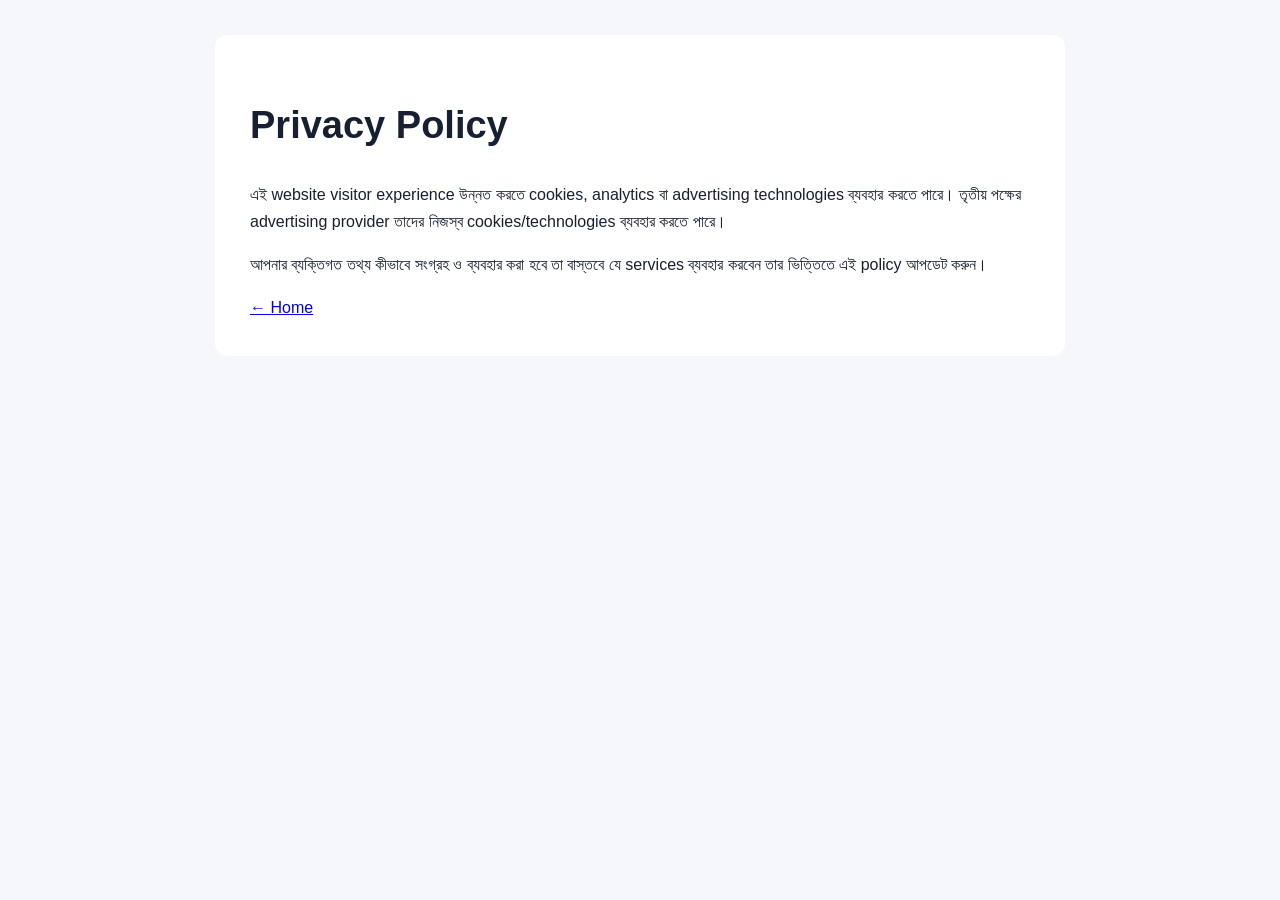
<file: privacy.html>
<!doctype html><html lang="bn"><head><meta charset="utf-8"><meta name="viewport" content="width=device-width,initial-scale=1"><title>Privacy Policy | Daily Bangla Update</title><link rel="stylesheet" href="style.css"></head><body><main class="container"><article class="article"><h1>Privacy Policy</h1><p>এই website visitor experience উন্নত করতে cookies, analytics বা advertising technologies ব্যবহার করতে পারে। তৃতীয় পক্ষের advertising provider তাদের নিজস্ব cookies/technologies ব্যবহার করতে পারে।</p><p>আপনার ব্যক্তিগত তথ্য কীভাবে সংগ্রহ ও ব্যবহার করা হবে তা বাস্তবে যে services ব্যবহার করবেন তার ভিত্তিতে এই policy আপডেট করুন।</p><a href="index.html">← Home</a></article></main></body></html>
</file>
<file: style.css>
*{box-sizing:border-box}body{margin:0;font-family:Arial,"Noto Sans Bengali",sans-serif;background:#f5f7fb;color:#172033;line-height:1.7}.container{width:min(1120px,92%);margin:auto}.site-header{background:#101b36;color:white;position:sticky;top:0;z-index:10}.header-inner{display:flex;align-items:center;justify-content:space-between;min-height:68px}.logo{color:white;text-decoration:none;font-weight:800;font-size:20px}.logo span{display:inline-grid;place-items:center;background:#f3b51b;color:#101b36;border-radius:8px;padding:4px 7px;margin-right:7px}nav{display:flex;gap:18px}nav a,.side-card a,footer a{color:inherit;text-decoration:none}.menu-btn{display:none;background:none;border:0;color:white;font-size:25px}.hero{background:linear-gradient(120deg,#111d3c,#274c77);color:white;padding:72px 0}.hero-text{max-width:680px}.eyebrow{color:#ffd66b;font-weight:700}.hero h1{font-size:clamp(36px,6vw,62px);line-height:1.1;margin:8px 0}.btn{display:inline-block;margin-top:15px;background:#f3b51b;color:#101b36;padding:10px 18px;border-radius:7px;text-decoration:none;font-weight:700}.ad-slot{min-height:90px;border:1px dashed #b9c1cf;color:#8993a4;display:grid;place-items:center;margin-top:22px;background:white;border-radius:10px}.ad-slot.small{min-height:160px;margin-top:20px}.layout{display:grid;grid-template-columns:1fr 290px;gap:28px;padding:38px 0}.section-head{display:flex;justify-content:space-between;align-items:center}.grid{display:grid;grid-template-columns:repeat(2,1fr);gap:18px}.card,.side-card{background:white;border-radius:12px;padding:22px;box-shadow:0 5px 20px #15284d0d;border:1px solid #e6eaf1}.card h3{margin:7px 0;font-size:21px;line-height:1.35}.card a{color:#1856a6;font-weight:700;text-decoration:none}.tag{font-size:13px;background:#edf3ff;color:#1856a6;border-radius:20px;padding:4px 9px}.sidebar{display:flex;flex-direction:column;gap:18px}.side-card{display:flex;flex-direction:column;gap:8px}.side-card h3{margin-top:0}input{padding:11px;border:1px solid #ccd3df;border-radius:7px;font:inherit}footer{background:#101b36;color:#dce4f3;margin-top:35px}.footer-grid{display:grid;grid-template-columns:2fr 1fr;gap:30px;padding:38px 0}.footer-grid a{display:block;margin:5px 0;color:#dce4f3}.copyright{text-align:center;border-top:1px solid #293858;padding:16px}.article{background:white;padding:35px;border-radius:12px;margin:35px auto;max-width:850px}.article h1{font-size:38px;line-height:1.25}.article li{margin:7px 0}@media(max-width:800px){nav{display:none;position:absolute;left:0;right:0;top:68px;background:#101b36;padding:15px 4%;flex-direction:column}.nav-open{display:flex}.menu-btn{display:block}.layout{grid-template-columns:1fr}.grid{grid-template-columns:1fr}.footer-grid{grid-template-columns:1fr}}
</file>
